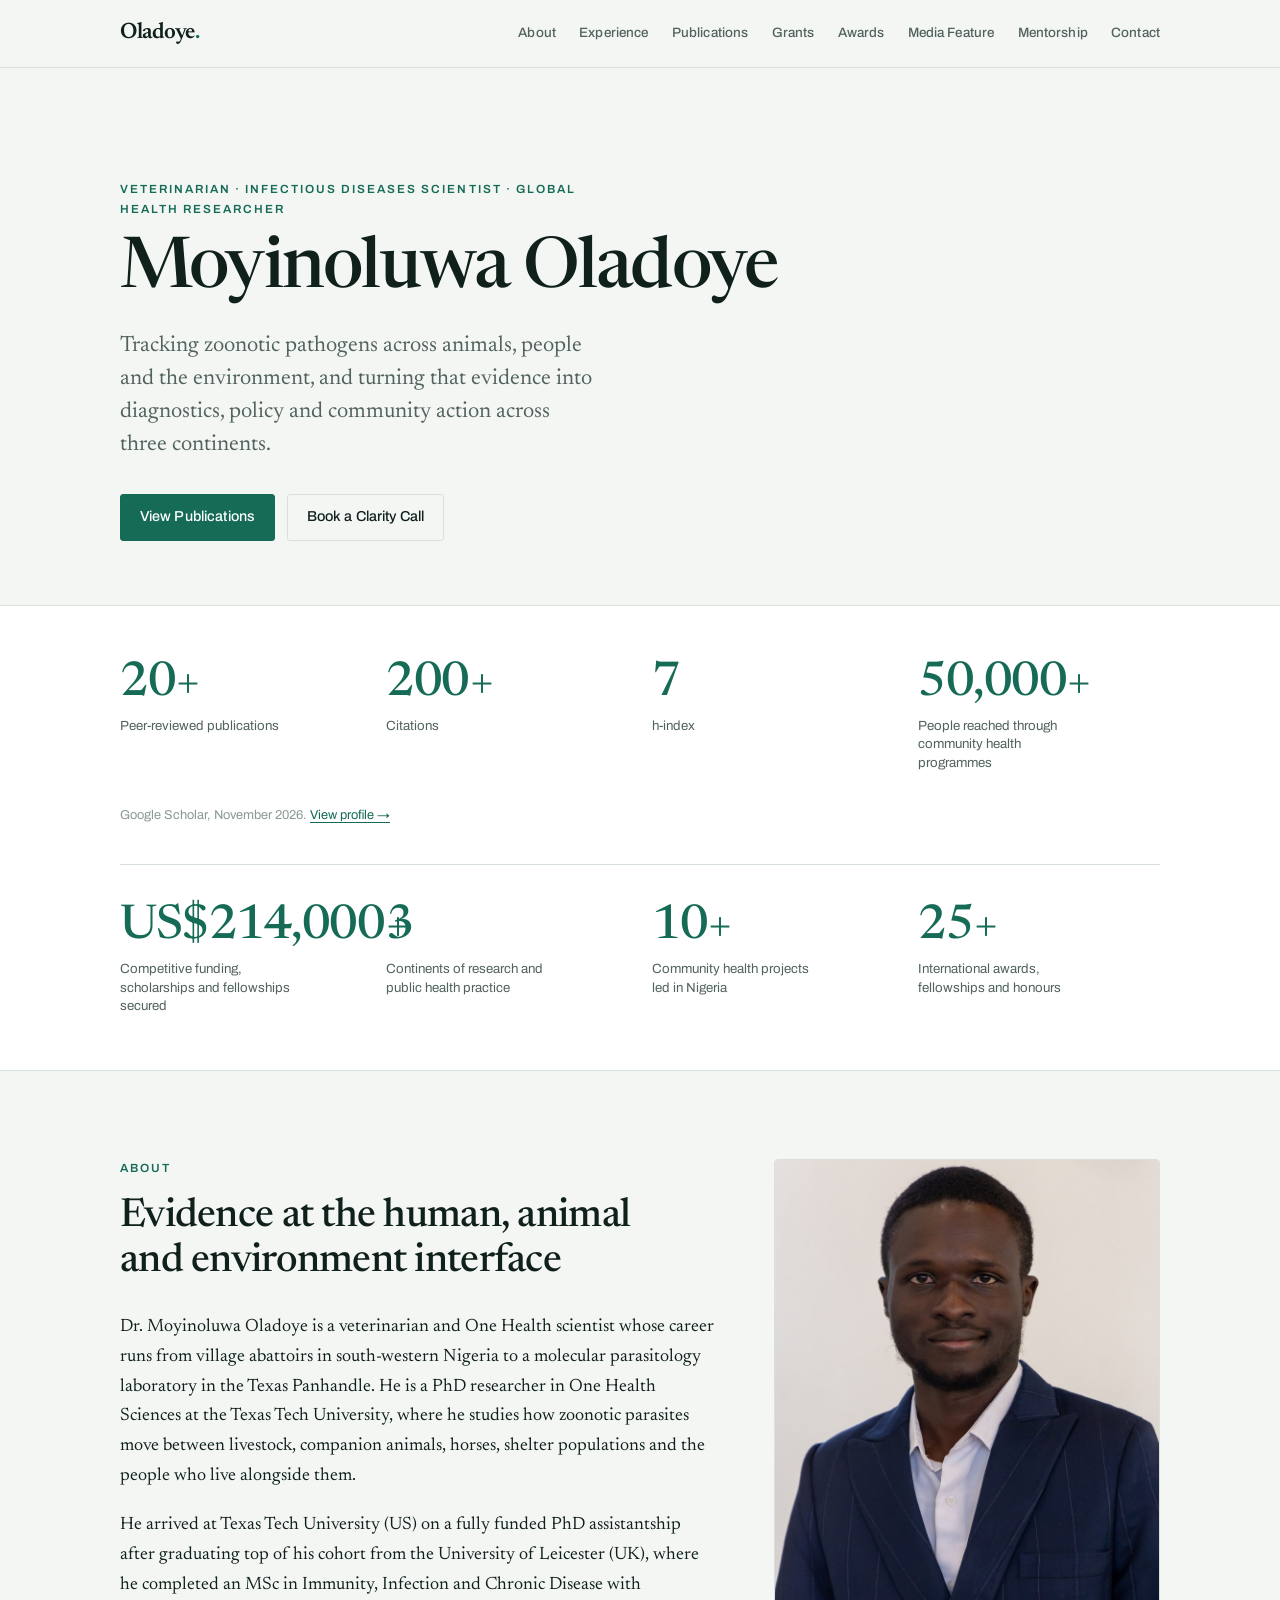
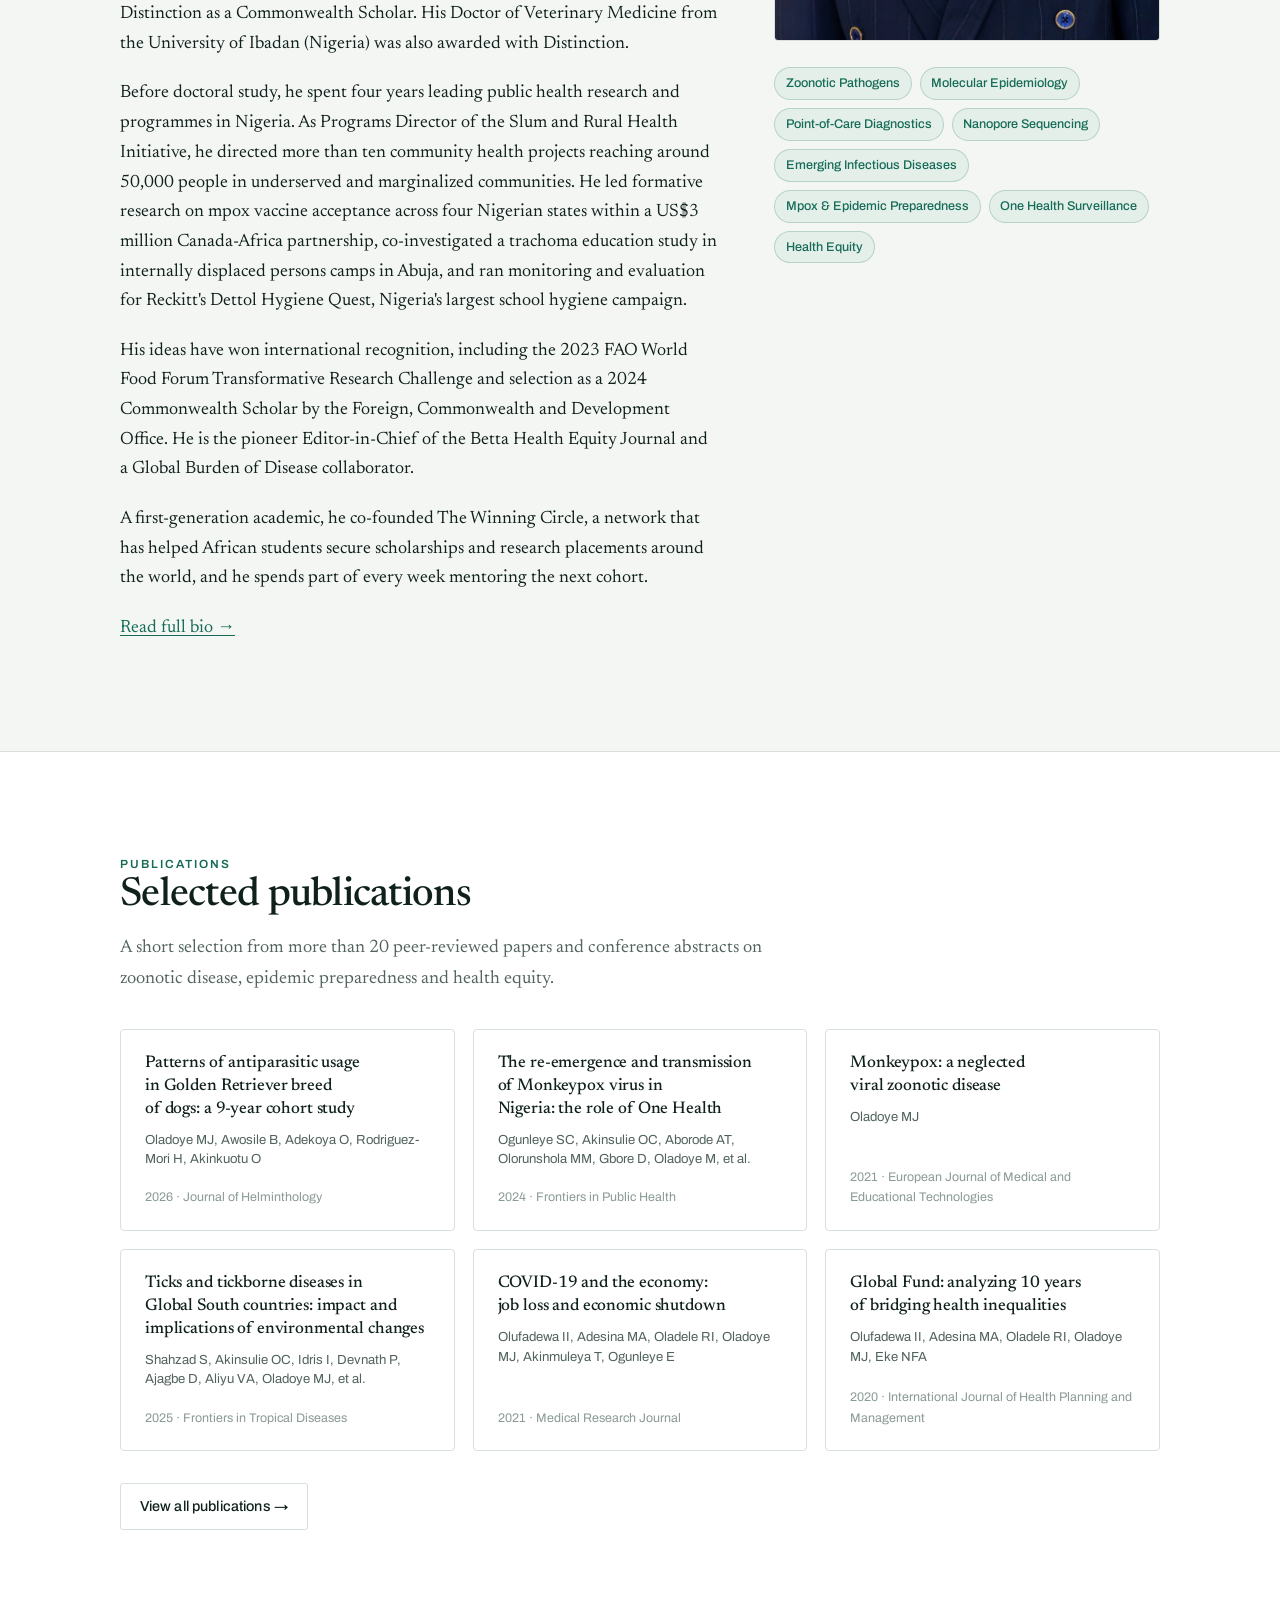
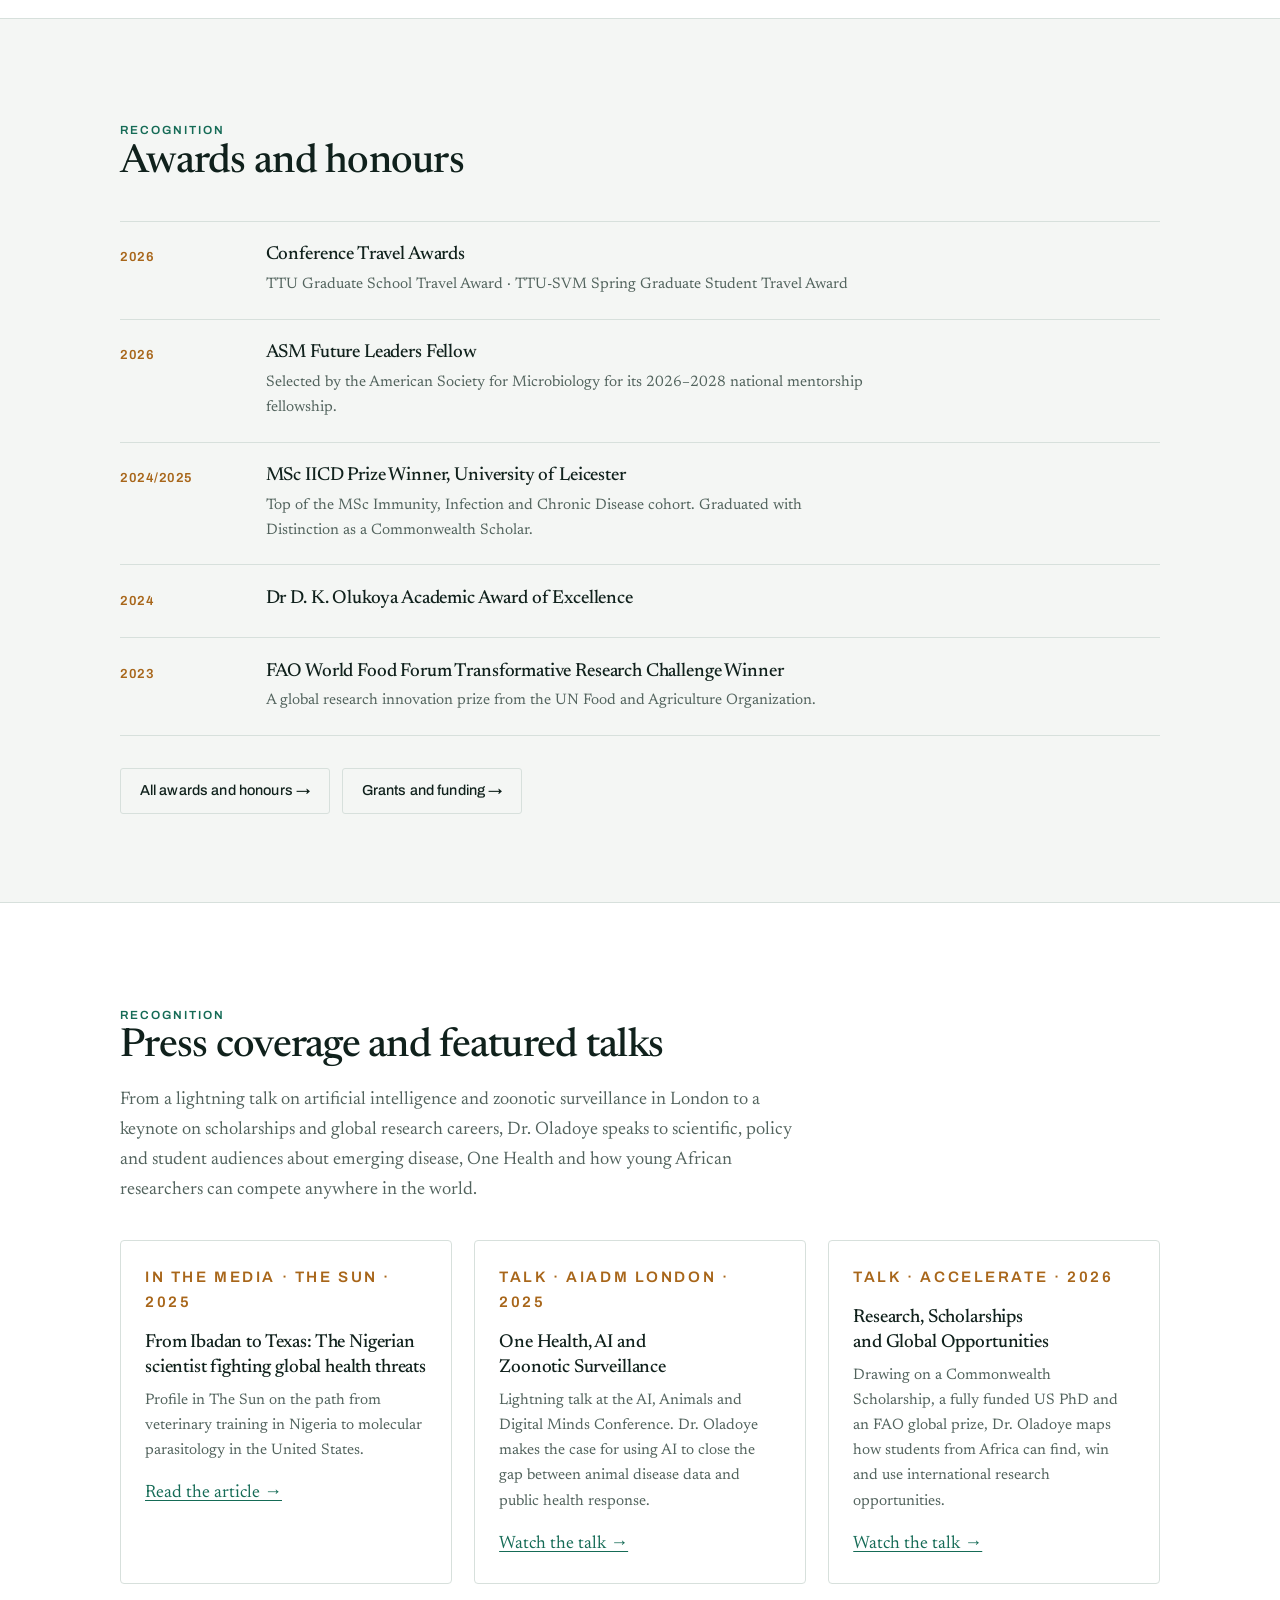
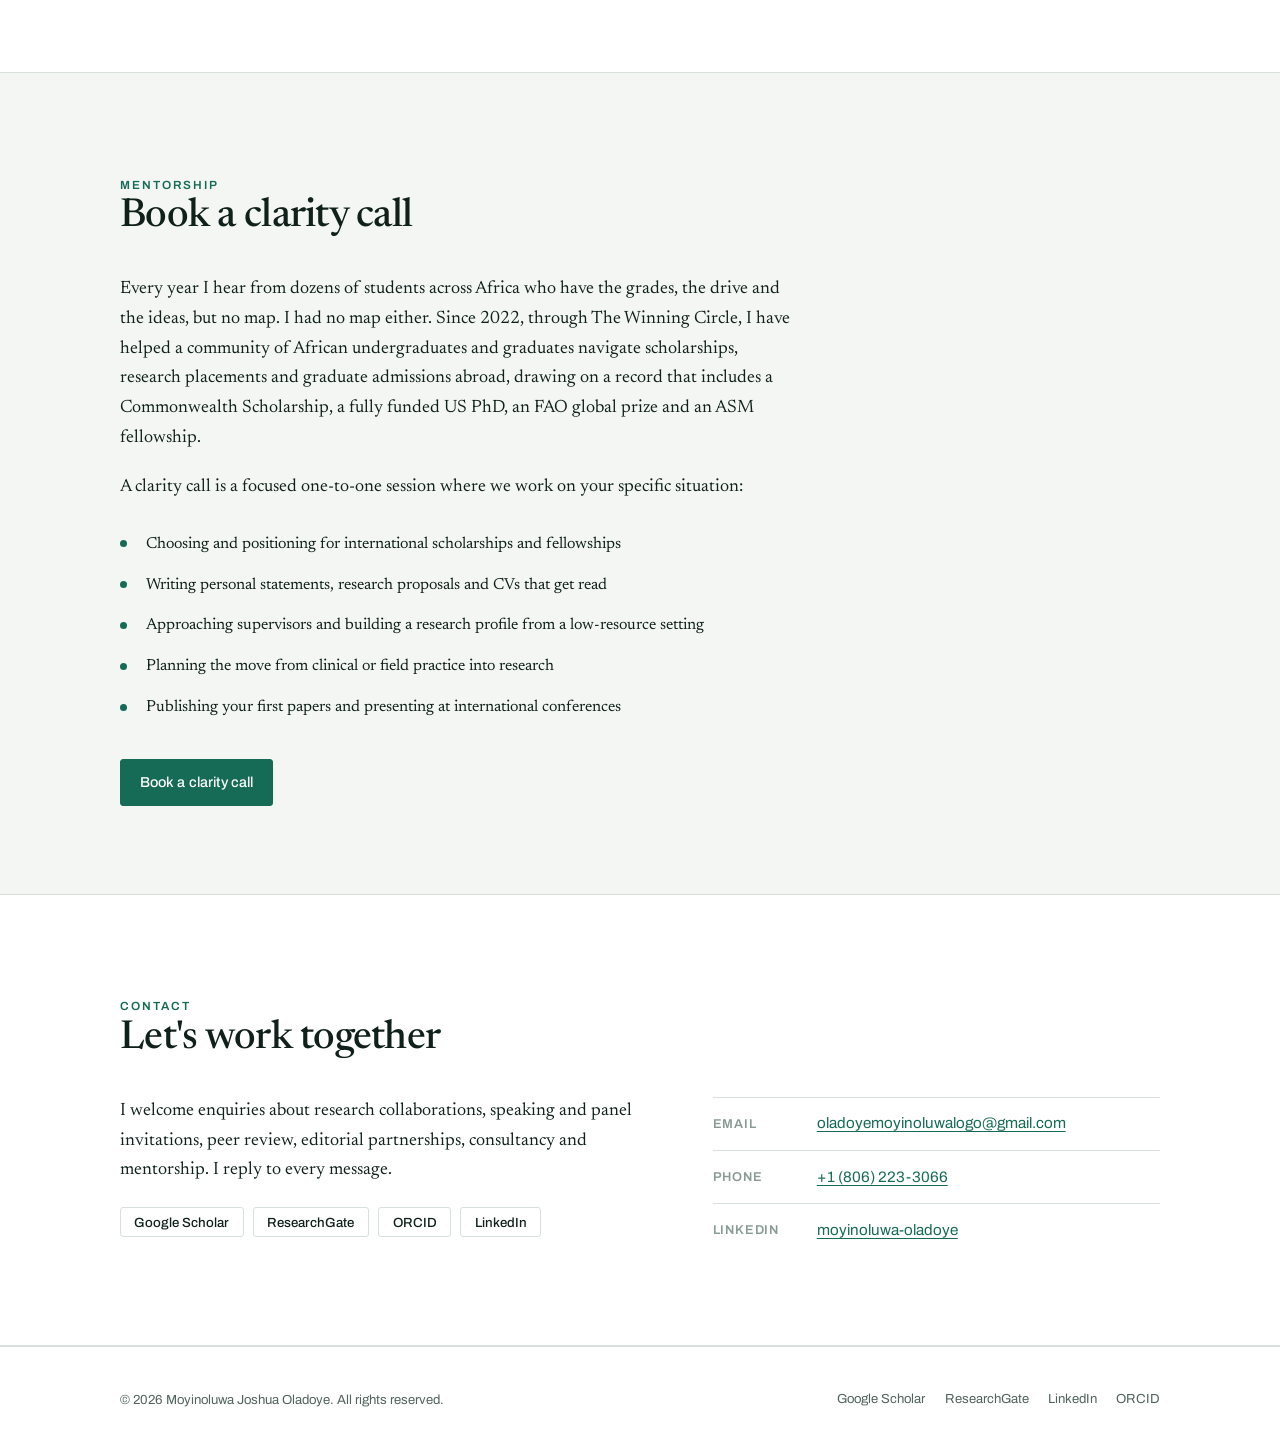
<file: public/index.html>
<!doctype html>
<html lang="en">
<head>
<meta charset="utf-8">
<meta name="viewport" content="width=device-width, initial-scale=1, viewport-fit=cover">
<title>Moyinoluwa Oladoye | Veterinarian · Infectious Diseases Scientist · Global Health Researcher</title>
<meta name="description" content="Moyinoluwa Oladoye is a veterinarian, Global Health scientist and FAO Transformative Research Challenge winner researching zoonotic parasites at Texas Tech University. Editor-in-Chief, Betta Health Equity Journal. 20+ publications.">
<link rel="preconnect" href="https://fonts.googleapis.com">
<link rel="preconnect" href="https://fonts.gstatic.com" crossorigin>
<link rel="stylesheet" href="https://fonts.googleapis.com/css2?family=Archivo:wght@400;500;600&family=Newsreader:ital,opsz,wght@0,6..72,400;0,6..72,500;0,6..72,600;1,6..72,400&display=swap">
<link rel="stylesheet" href="style.css">
</head>
<body>

<header class="site-header">
  <div class="wrap nav">
    <a class="wordmark" href="index.html">Oladoye<span>.</span></a>
    <button class="nav-toggle" id="navToggle" aria-expanded="false" aria-controls="navLinks">Menu</button>
    <ul class="nav-links" id="navLinks">
      <li><a href="#about">About</a></li>
      <li><a href="experience.html">Experience</a></li>
      <li><a href="publications.html">Publications</a></li>
      <li><a href="grants.html">Grants</a></li>
      <li><a href="awards.html">Awards</a></li>
      <li><a href="media.html">Media Feature</a></li>
      <li><a href="#mentorship">Mentorship</a></li>
      <li><a href="#contact">Contact</a></li>
    </ul>
  </div>
</header>

<main>

  <!-- ============ HERO ============ -->
  <section class="hero">
    <div class="wrap">
      <p class="eyebrow">Veterinarian · Infectious Diseases Scientist · Global Health Researcher</p>
      <h1>Moyinoluwa Oladoye</h1>
      <p class="tagline">Tracking zoonotic pathogens across animals, people and the environment, and turning that evidence into diagnostics, policy and community action across three continents.</p>
      <div class="btn-row">
        <a class="btn" href="publications.html">View Publications</a>
        <a class="btn ghost" href="#mentorship">Book a Clarity Call</a>
      </div>
    </div>
  </section>

  <!-- ============ IMPACT NUMBERS ============ -->
  <section class="band tight">
    <div class="wrap">
      <div class="stats">
        <div class="stat"><div class="n">20+</div><div class="l">Peer-reviewed publications</div></div>
        <div class="stat"><div class="n">200+</div><div class="l">Citations</div></div>
        <div class="stat"><div class="n">7</div><div class="l">h-index</div></div>
        <div class="stat"><div class="n">50,000+</div><div class="l">People reached through community health programmes</div></div>
      </div>
      <p class="source">Google Scholar, November 2026. <a href="https://scholar.google.com/citations?user=c_55og8AAAAJ" target="_blank" rel="noopener">View profile&nbsp;→</a></p>
      <hr class="rule" style="margin:2.4rem 0">
      <div class="stats">
        <div class="stat"><div class="n">US$214,000+</div><div class="l">Competitive funding, scholarships and fellowships secured</div></div>
        <div class="stat"><div class="n">3</div><div class="l">Continents of research and public health practice</div></div>
        <div class="stat"><div class="n">10+</div><div class="l">Community health projects led in Nigeria</div></div>
        <div class="stat"><div class="n">25+</div><div class="l">International awards, fellowships and honours</div></div>
      </div>
    </div>
  </section>

  <!-- ============ ABOUT ============ -->
  <section id="about">
    <div class="wrap">
      <div class="about-grid">
        <div>
          <p class="eyebrow">About</p>
          <h2>Evidence at the human, animal and environment interface</h2>
          <div style="margin-top:1.8rem">
            <p>Dr. Moyinoluwa Oladoye is a veterinarian and One Health scientist whose career runs from village abattoirs in south-western Nigeria to a molecular parasitology laboratory in the Texas Panhandle. He is a PhD researcher in One Health Sciences at the Texas Tech University, where he studies how zoonotic parasites move between livestock, companion animals, horses, shelter populations and the people who live alongside them.</p>
            <p>He arrived at Texas Tech University (US) on a fully funded PhD assistantship after graduating top of his cohort from the University of Leicester (UK), where he completed an MSc in Immunity, Infection and Chronic Disease with Distinction as a Commonwealth Scholar. His Doctor of Veterinary Medicine from the University of Ibadan (Nigeria) was also awarded with Distinction.</p>
            <p>Before doctoral study, he spent four years leading public health research and programmes in Nigeria. As Programs Director of the Slum and Rural Health Initiative, he directed more than ten community health projects reaching around 50,000 people in underserved and marginalized communities. He led formative research on mpox vaccine acceptance across four Nigerian states within a US$3 million Canada-Africa partnership, co-investigated a trachoma education study in internally displaced persons camps in Abuja, and ran monitoring and evaluation for Reckitt's Dettol Hygiene Quest, Nigeria's largest school hygiene campaign.</p>
            <p>His ideas have won international recognition, including the 2023 FAO World Food Forum Transformative Research Challenge and selection as a 2024 Commonwealth Scholar by the Foreign, Commonwealth and Development Office. He is the pioneer Editor-in-Chief of the Betta Health Equity Journal and a Global Burden of Disease collaborator.</p>
            <p>A first-generation academic, he co-founded The Winning Circle, a network that has helped African students secure scholarships and research placements around the world, and he spends part of every week mentoring the next cohort.</p>
            <p><a href="experience.html#bio">Read full bio&nbsp;→</a></p>
          </div>
        </div>
        <div>
          <div class="portrait">
            <img src="img/headshot.jpg" alt="Portrait of Dr. Moyinoluwa Oladoye" width="800" height="1000">
          </div>
          <ul class="chips">
            <li>Zoonotic Pathogens</li>
            <li>Molecular Epidemiology</li>
            <li>Point-of-Care Diagnostics</li>
            <li>Nanopore Sequencing</li>
            <li>Emerging Infectious Diseases</li>
            <li>Mpox &amp; Epidemic Preparedness</li>
            <li>One Health Surveillance</li>
            <li>Health Equity</li>
          </ul>
        </div>
      </div>
    </div>
  </section>

  <!-- ============ PUBLICATIONS ============ -->
  <section class="band" id="publications">
    <div class="wrap">
      <div class="section-head">
        <p class="eyebrow">Publications</p>
        <h2>Selected publications</h2>
        <p class="lead">A short selection from more than 20 peer-reviewed papers and conference abstracts on zoonotic disease, epidemic preparedness and health equity.</p>
      </div>

      <div class="cards">
        <article class="card">
          <h3><a href="https://doi.org/10.1017/S0022149X26101710" target="_blank" rel="noopener">Patterns of antiparasitic usage in Golden Retriever breed of dogs: a 9-year cohort study</a></h3>
          <p class="authors">Oladoye MJ, Awosile B, Adekoya O, Rodriguez-Mori H, Akinkuotu O</p>
          <p class="meta">2026 · Journal of Helminthology</p>
        </article>
        <article class="card">
          <h3><a href="https://doi.org/10.3389/fpubh.2023.1334238" target="_blank" rel="noopener">The re-emergence and transmission of Monkeypox virus in Nigeria: the role of One Health</a></h3>
          <p class="authors">Ogunleye SC, Akinsulie OC, Aborode AT, Olorunshola MM, Gbore D, Oladoye M, et al.</p>
          <p class="meta">2024 · Frontiers in Public Health</p>
        </article>
        <article class="card">
          <h3><a href="https://doi.org/10.30935/ejmets/10911" target="_blank" rel="noopener">Monkeypox: a neglected viral zoonotic disease</a></h3>
          <p class="authors">Oladoye MJ</p>
          <p class="meta">2021 · European Journal of Medical and Educational Technologies</p>
        </article>
        <article class="card">
          <h3><a href="https://doi.org/10.3389/fitd.2025.1597236" target="_blank" rel="noopener">Ticks and tickborne diseases in Global South countries: impact and implications of environmental changes</a></h3>
          <p class="authors">Shahzad S, Akinsulie OC, Idris I, Devnath P, Ajagbe D, Aliyu VA, Oladoye MJ, et al.</p>
          <p class="meta">2025 · Frontiers in Tropical Diseases</p>
        </article>
        <article class="card">
          <h3><a href="https://doi.org/10.5603/MRJ.a2021.0019" target="_blank" rel="noopener">COVID-19 and the economy: job loss and economic shutdown</a></h3>
          <p class="authors">Olufadewa II, Adesina MA, Oladele RI, Oladoye MJ, Akinmuleya T, Ogunleye E</p>
          <p class="meta">2021 · Medical Research Journal</p>
        </article>
        <article class="card">
          <h3><a href="https://doi.org/10.1002/hpm.3096" target="_blank" rel="noopener">Global Fund: analyzing 10 years of bridging health inequalities</a></h3>
          <p class="authors">Olufadewa II, Adesina MA, Oladele RI, Oladoye MJ, Eke NFA</p>
          <p class="meta">2020 · International Journal of Health Planning and Management</p>
        </article>
      </div>

      <div class="btn-row">
        <a class="btn ghost" href="publications.html">View all publications&nbsp;→</a>
      </div>
    </div>
  </section>

  <!-- ============ AWARDS ============ -->
  <section id="awards">
    <div class="wrap">
      <div class="section-head">
        <p class="eyebrow">Recognition</p>
        <h2>Awards and honours</h2>
      </div>
      <ul class="rows">
        <li>
          <span class="yr">2026</span>
          <div>
            <h3>Conference Travel Awards</h3>
            <p>TTU Graduate School Travel Award · TTU-SVM Spring Graduate Student Travel Award</p>
          </div>
        </li>
        <li>
          <span class="yr">2026</span>
          <div>
            <h3>ASM Future Leaders Fellow</h3>
            <p>Selected by the American Society for Microbiology for its 2026–2028 national mentorship fellowship.</p>
          </div>
        </li>
        <li>
          <span class="yr">2024/2025</span>
          <div>
            <h3>MSc IICD Prize Winner, University of Leicester</h3>
            <p>Top of the MSc Immunity, Infection and Chronic Disease cohort. Graduated with Distinction as a Commonwealth Scholar.</p>
          </div>
        </li>
        <li>
          <span class="yr">2024</span>
          <div>
            <h3>Dr D. K. Olukoya Academic Award of Excellence</h3>
          </div>
        </li>
        <li>
          <span class="yr">2023</span>
          <div>
            <h3>FAO World Food Forum Transformative Research Challenge Winner</h3>
            <p>A global research innovation prize from the UN Food and Agriculture Organization.</p>
          </div>
        </li>
      </ul>
      <div class="btn-row">
        <a class="btn ghost" href="awards.html">All awards and honours&nbsp;→</a>
        <a class="btn ghost" href="grants.html">Grants and funding&nbsp;→</a>
      </div>
    </div>
  </section>

  <!-- ============ MEDIA ============ -->
  <section class="band" id="media">
    <div class="wrap">
      <div class="section-head">
        <p class="eyebrow">Recognition</p>
        <h2>Press coverage and featured talks</h2>
        <p class="lead">From a lightning talk on artificial intelligence and zoonotic surveillance in London to a keynote on scholarships and global research careers, Dr. Oladoye speaks to scientific, policy and student audiences about emerging disease, One Health and how young African researchers can compete anywhere in the world.</p>
      </div>

      <div class="media-grid">
        <article class="media-item">
          <p class="eyebrow" style="color:var(--warm)">In the media · The Sun · 2025</p>
          <h3>From Ibadan to Texas: The Nigerian scientist fighting global health threats</h3>
          <p>Profile in The Sun on the path from veterinary training in Nigeria to molecular parasitology in the United States.</p>
          <a href="https://thesun.ng/from-ibadan-to-texas-the-nigerian-scientist-fighting-global-health-threats/" target="_blank" rel="noopener">Read the article&nbsp;→</a>
        </article>
        <article class="media-item">
          <p class="eyebrow" style="color:var(--warm)">Talk · AIADM London · 2025</p>
          <h3>One Health, AI and Zoonotic Surveillance</h3>
          <p>Lightning talk at the AI, Animals and Digital Minds Conference. Dr. Oladoye makes the case for using AI to close the gap between animal disease data and public health response.</p>
          <a href="https://www.youtube.com/watch?v=-eiDYQkjx_w" target="_blank" rel="noopener">Watch the talk&nbsp;→</a>
        </article>
        <article class="media-item">
          <p class="eyebrow" style="color:var(--warm)">Talk · ACCELERATE · 2026</p>
          <h3>Research, Scholarships and Global Opportunities</h3>
          <p>Drawing on a Commonwealth Scholarship, a fully funded US PhD and an FAO global prize, Dr. Oladoye maps how students from Africa can find, win and use international research opportunities.</p>
          <a href="https://www.youtube.com/watch?v=7MUE2zmlpLI" target="_blank" rel="noopener">Watch the talk&nbsp;→</a>
        </article>
      </div>
    </div>
  </section>

  <!-- ============ MENTORSHIP ============ -->
  <section id="mentorship">
    <div class="wrap">
      <div class="section-head">
        <p class="eyebrow">Mentorship</p>
        <h2>Book a clarity call</h2>
      </div>
      <p>Every year I hear from dozens of students across Africa who have the grades, the drive and the ideas, but no map. I had no map either. Since 2022, through The Winning Circle, I have helped a community of African undergraduates and graduates navigate scholarships, research placements and graduate admissions abroad, drawing on a record that includes a Commonwealth Scholarship, a fully funded US PhD, an FAO global prize and an ASM fellowship.</p>
      <p>A clarity call is a focused one-to-one session where we work on your specific situation:</p>
      <ul class="ticks">
        <li>Choosing and positioning for international scholarships and fellowships</li>
        <li>Writing personal statements, research proposals and CVs that get read</li>
        <li>Approaching supervisors and building a research profile from a low-resource setting</li>
        <li>Planning the move from clinical or field practice into research</li>
        <li>Publishing your first papers and presenting at international conferences</li>
      </ul>
      <div class="btn-row">
        <a class="btn" href="https://calendly.com/oladoyemoyinoluwalogo/clarity-call" target="_blank" rel="noopener">Book a clarity call</a>
      </div>

      <!-- To embed the booking calendar directly in the page instead of linking out,
           delete the button above and uncomment the two lines below.
      <div class="calendly-inline-widget" data-url="https://calendly.com/oladoyemoyinoluwalogo/clarity-call" style="min-width:320px;height:700px;margin-top:2rem"></div>
      <script type="text/javascript" src="https://assets.calendly.com/assets/external/widget.js" async></script>
      -->
    </div>
  </section>

  <!-- ============ CONTACT ============ -->
  <section class="band" id="contact">
    <div class="wrap">
      <div class="section-head">
        <p class="eyebrow">Contact</p>
        <h2>Let's work together</h2>
      </div>
      <div class="contact-grid">
        <div>
          <p>I welcome enquiries about research collaborations, speaking and panel invitations, peer review, editorial partnerships, consultancy and mentorship. I reply to every message.</p>
          <ul class="profile-links">
            <li><a href="https://scholar.google.com/citations?user=c_55og8AAAAJ&hl=en" target="_blank" rel="noopener">Google Scholar</a></li>
            <li><a href="https://www.researchgate.net/profile/Moyinoluwa-Oladoye?ev=prf_overview" target="_blank" rel="noopener">ResearchGate</a></li>
            <li><a href="https://orcid.org/0000-0003-0300-1474" target="_blank" rel="noopener">ORCID</a></li>
            <li><a href="https://www.linkedin.com/in/moyinoluwa-oladoye/" target="_blank" rel="noopener">LinkedIn</a></li>
          </ul>
        </div>
        <dl class="dl">
          <div><dt>Email</dt><dd><a href="mailto:oladoyemoyinoluwalogo@gmail.com">oladoyemoyinoluwalogo@gmail.com</a></dd></div>
          <div><dt>Phone</dt><dd><a href="tel:+18062233066">+1 (806) 223-3066</a></dd></div>
          <div><dt>LinkedIn</dt><dd><a href="https://www.linkedin.com/in/moyinoluwa-oladoye/" target="_blank" rel="noopener">moyinoluwa-oladoye</a></dd></div>
        </dl>
      </div>
    </div>
  </section>

</main>

<footer class="site-footer">
  <div class="wrap">
    <p>© 2026 Moyinoluwa Joshua Oladoye. All rights reserved.</p>
    <ul>
      <li><a href="https://scholar.google.com/citations?user=c_55og8AAAAJ&hl=en" target="_blank" rel="noopener">Google Scholar</a></li>
      <li><a href="https://www.researchgate.net/profile/Moyinoluwa-Oladoye?ev=prf_overview" target="_blank" rel="noopener">ResearchGate</a></li>
      <li><a href="https://www.linkedin.com/in/moyinoluwa-oladoye/" target="_blank" rel="noopener">LinkedIn</a></li>
      <li><a href="https://orcid.org/0000-0003-0300-1474" target="_blank" rel="noopener">ORCID</a></li>
    </ul>
  </div>
</footer>

<script>
(function(){
  var t=document.getElementById('navToggle'), l=document.getElementById('navLinks');
  if(!t||!l) return;
  t.addEventListener('click',function(){
    var open=l.classList.toggle('open');
    t.setAttribute('aria-expanded',String(open));
    t.textContent=open?'Close':'Menu';
  });
  l.addEventListener('click',function(e){
    if(e.target.tagName==='A'){l.classList.remove('open');t.setAttribute('aria-expanded','false');t.textContent='Menu';}
  });
})();
</script>

</body>
</html>
</file>
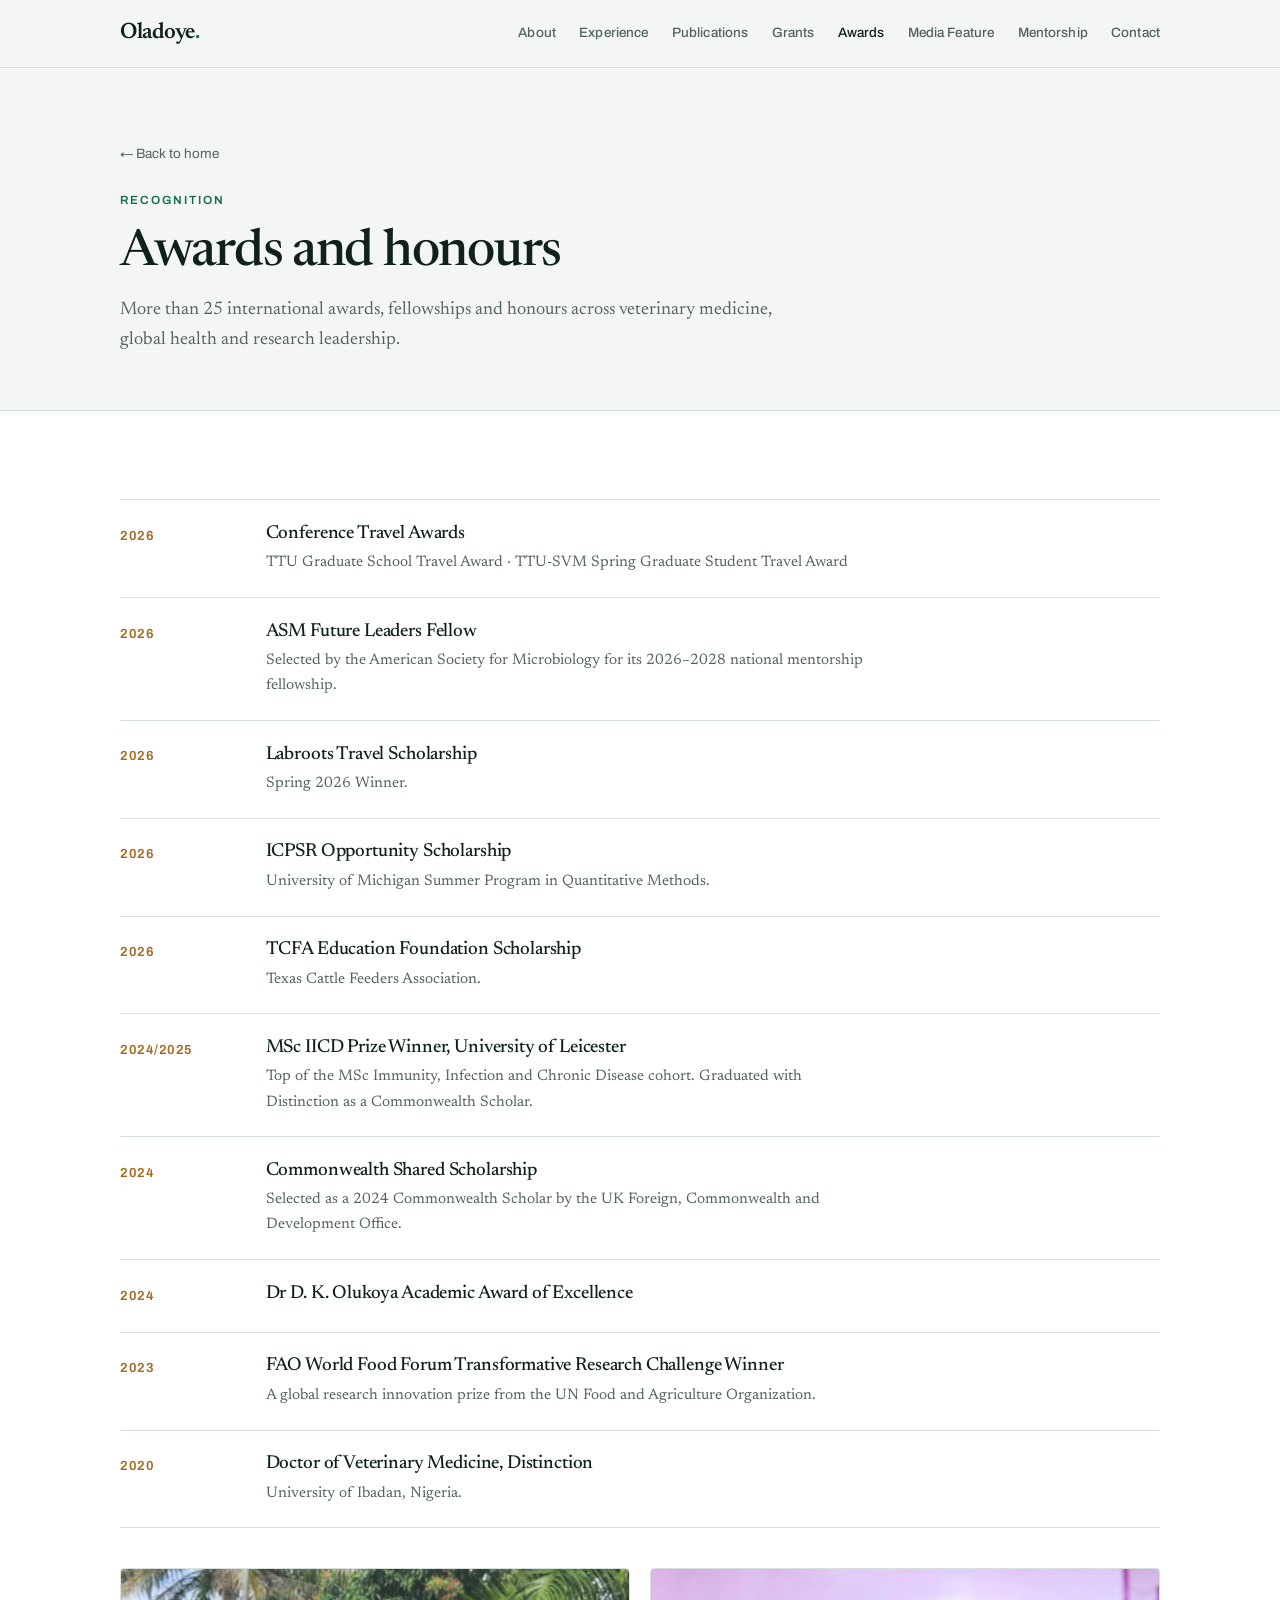
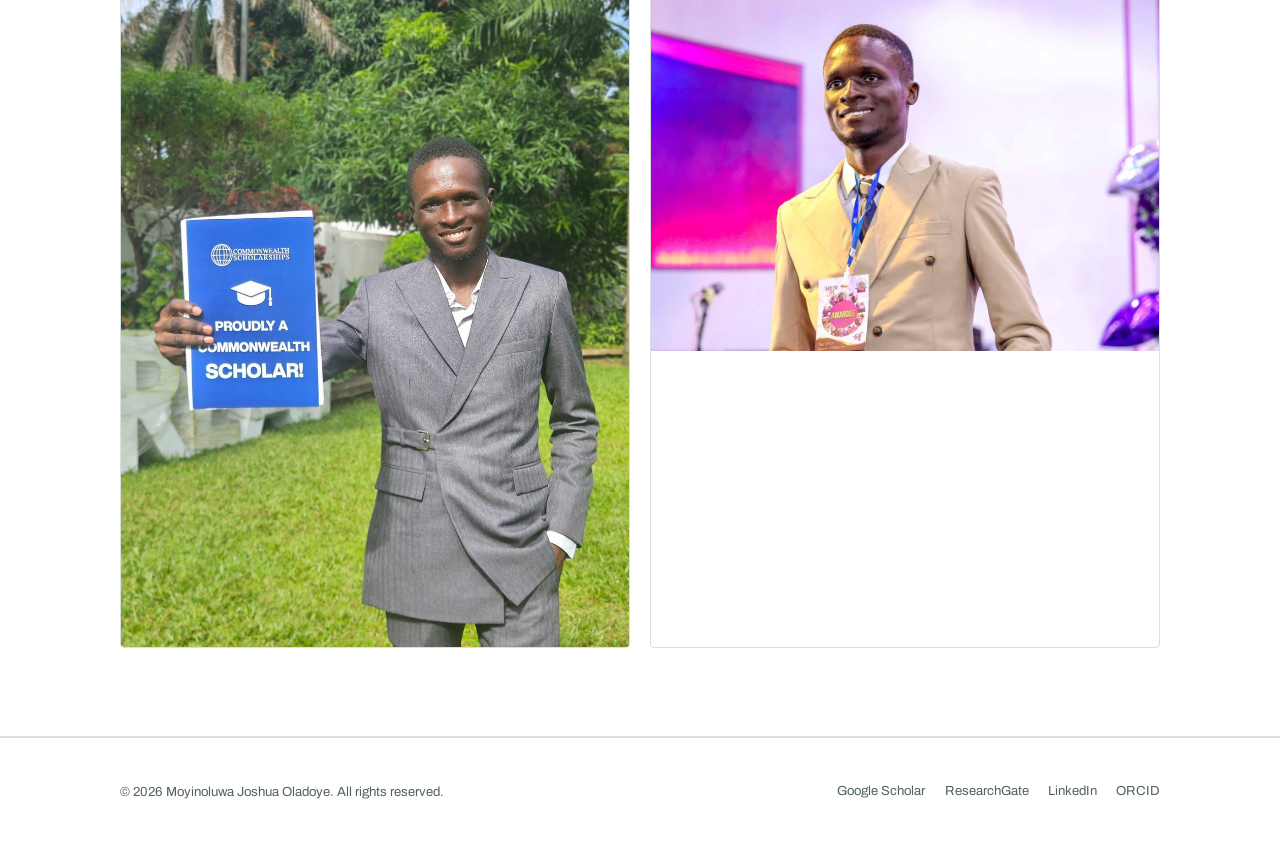
<file: public/awards.html>
<!doctype html>
<html lang="en">
<head>
<meta charset="utf-8">
<meta name="viewport" content="width=device-width, initial-scale=1, viewport-fit=cover">
<title>Awards and honours | Moyinoluwa Oladoye</title>
<meta name="description" content="International awards, fellowships and honours held by Dr. Moyinoluwa Oladoye, including the FAO World Food Forum Transformative Research Challenge.">
<link rel="preconnect" href="https://fonts.googleapis.com">
<link rel="preconnect" href="https://fonts.gstatic.com" crossorigin>
<link rel="stylesheet" href="https://fonts.googleapis.com/css2?family=Archivo:wght@400;500;600&family=Newsreader:ital,opsz,wght@0,6..72,400;0,6..72,500;0,6..72,600;1,6..72,400&display=swap">
<link rel="stylesheet" href="style.css">
</head>
<body>

<header class="site-header">
  <div class="wrap nav">
    <a class="wordmark" href="index.html">Oladoye<span>.</span></a>
    <button class="nav-toggle" id="navToggle" aria-expanded="false" aria-controls="navLinks">Menu</button>
    <ul class="nav-links" id="navLinks">
      <li><a href="index.html#about">About</a></li>
      <li><a href="experience.html">Experience</a></li>
      <li><a href="publications.html">Publications</a></li>
      <li><a href="grants.html">Grants</a></li>
      <li><a href="awards.html" aria-current="page">Awards</a></li>
      <li><a href="media.html">Media Feature</a></li>
      <li><a href="index.html#mentorship">Mentorship</a></li>
      <li><a href="index.html#contact">Contact</a></li>
    </ul>
  </div>
</header>

<main>

  <section class="page-head">
    <div class="wrap">
      <a class="back" href="index.html">&larr; Back to home</a>
      <p class="eyebrow">Recognition</p>
      <h1>Awards and honours</h1>
      <p class="lead">More than 25 international awards, fellowships and honours across veterinary medicine, global health and research leadership.</p>
    </div>
  </section>

  <section class="band">
    <div class="wrap">
      <ul class="rows">
        <li>
          <span class="yr">2026</span>
          <div>
            <h3>Conference Travel Awards</h3>
            <p>TTU Graduate School Travel Award &middot; TTU-SVM Spring Graduate Student Travel Award</p>
          </div>
        </li>
        <li>
          <span class="yr">2026</span>
          <div>
            <h3>ASM Future Leaders Fellow</h3>
            <p>Selected by the American Society for Microbiology for its 2026&ndash;2028 national mentorship fellowship.</p>
          </div>
        </li>
        <li>
          <span class="yr">2026</span>
          <div>
            <h3>Labroots Travel Scholarship</h3>
            <p>Spring 2026 Winner.</p>
          </div>
        </li>
        <li>
          <span class="yr">2026</span>
          <div>
            <h3>ICPSR Opportunity Scholarship</h3>
            <p>University of Michigan Summer Program in Quantitative Methods.</p>
          </div>
        </li>
        <li>
          <span class="yr">2026</span>
          <div>
            <h3>TCFA Education Foundation Scholarship</h3>
            <p>Texas Cattle Feeders Association.</p>
          </div>
        </li>
        <li>
          <span class="yr">2024/2025</span>
          <div>
            <h3>MSc IICD Prize Winner, University of Leicester</h3>
            <p>Top of the MSc Immunity, Infection and Chronic Disease cohort. Graduated with Distinction as a Commonwealth Scholar.</p>
          </div>
        </li>
        <li>
          <span class="yr">2024</span>
          <div>
            <h3>Commonwealth Shared Scholarship</h3>
            <p>Selected as a 2024 Commonwealth Scholar by the UK Foreign, Commonwealth and Development Office.</p>
          </div>
        </li>
        <li>
          <span class="yr">2024</span>
          <div>
            <h3>Dr D. K. Olukoya Academic Award of Excellence</h3>
          </div>
        </li>
        <li>
          <span class="yr">2023</span>
          <div>
            <h3>FAO World Food Forum Transformative Research Challenge Winner</h3>
            <p>A global research innovation prize from the UN Food and Agriculture Organization.</p>
          </div>
        </li>
        <li>
          <span class="yr">2020</span>
          <div>
            <h3>Doctor of Veterinary Medicine, Distinction</h3>
            <p>University of Ibadan, Nigeria.</p>
          </div>
        </li>
      </ul>

      <div class="photo-pair">
        <figure class="figure tall"><img src="img/awards-1.jpg" alt="Dr. Oladoye receiving an award" width="1000" height="1333"></figure>
        <figure class="figure"><img src="img/awards-2.jpg" alt="Dr. Oladoye receiving an award" width="1200" height="900"></figure>
      </div>
    </div>
  </section>

</main>

<footer class="site-footer">
  <div class="wrap">
    <p>&copy; 2026 Moyinoluwa Joshua Oladoye. All rights reserved.</p>
    <ul>
      <li><a href="https://scholar.google.com/citations?user=c_55og8AAAAJ&amp;hl=en" target="_blank" rel="noopener">Google Scholar</a></li>
      <li><a href="https://www.researchgate.net/profile/Moyinoluwa-Oladoye?ev=prf_overview" target="_blank" rel="noopener">ResearchGate</a></li>
      <li><a href="https://www.linkedin.com/in/moyinoluwa-oladoye/" target="_blank" rel="noopener">LinkedIn</a></li>
      <li><a href="https://orcid.org/0000-0003-0300-1474" target="_blank" rel="noopener">ORCID</a></li>
    </ul>
  </div>
</footer>

<script>
(function(){
  var t=document.getElementById('navToggle'), l=document.getElementById('navLinks');
  if(!t||!l) return;
  t.addEventListener('click',function(){
    var open=l.classList.toggle('open');
    t.setAttribute('aria-expanded',String(open));
    t.textContent=open?'Close':'Menu';
  });
  l.addEventListener('click',function(e){
    if(e.target.tagName==='A'){l.classList.remove('open');t.setAttribute('aria-expanded','false');t.textContent='Menu';}
  });
})();
</script>

</body>
</html>
</file>
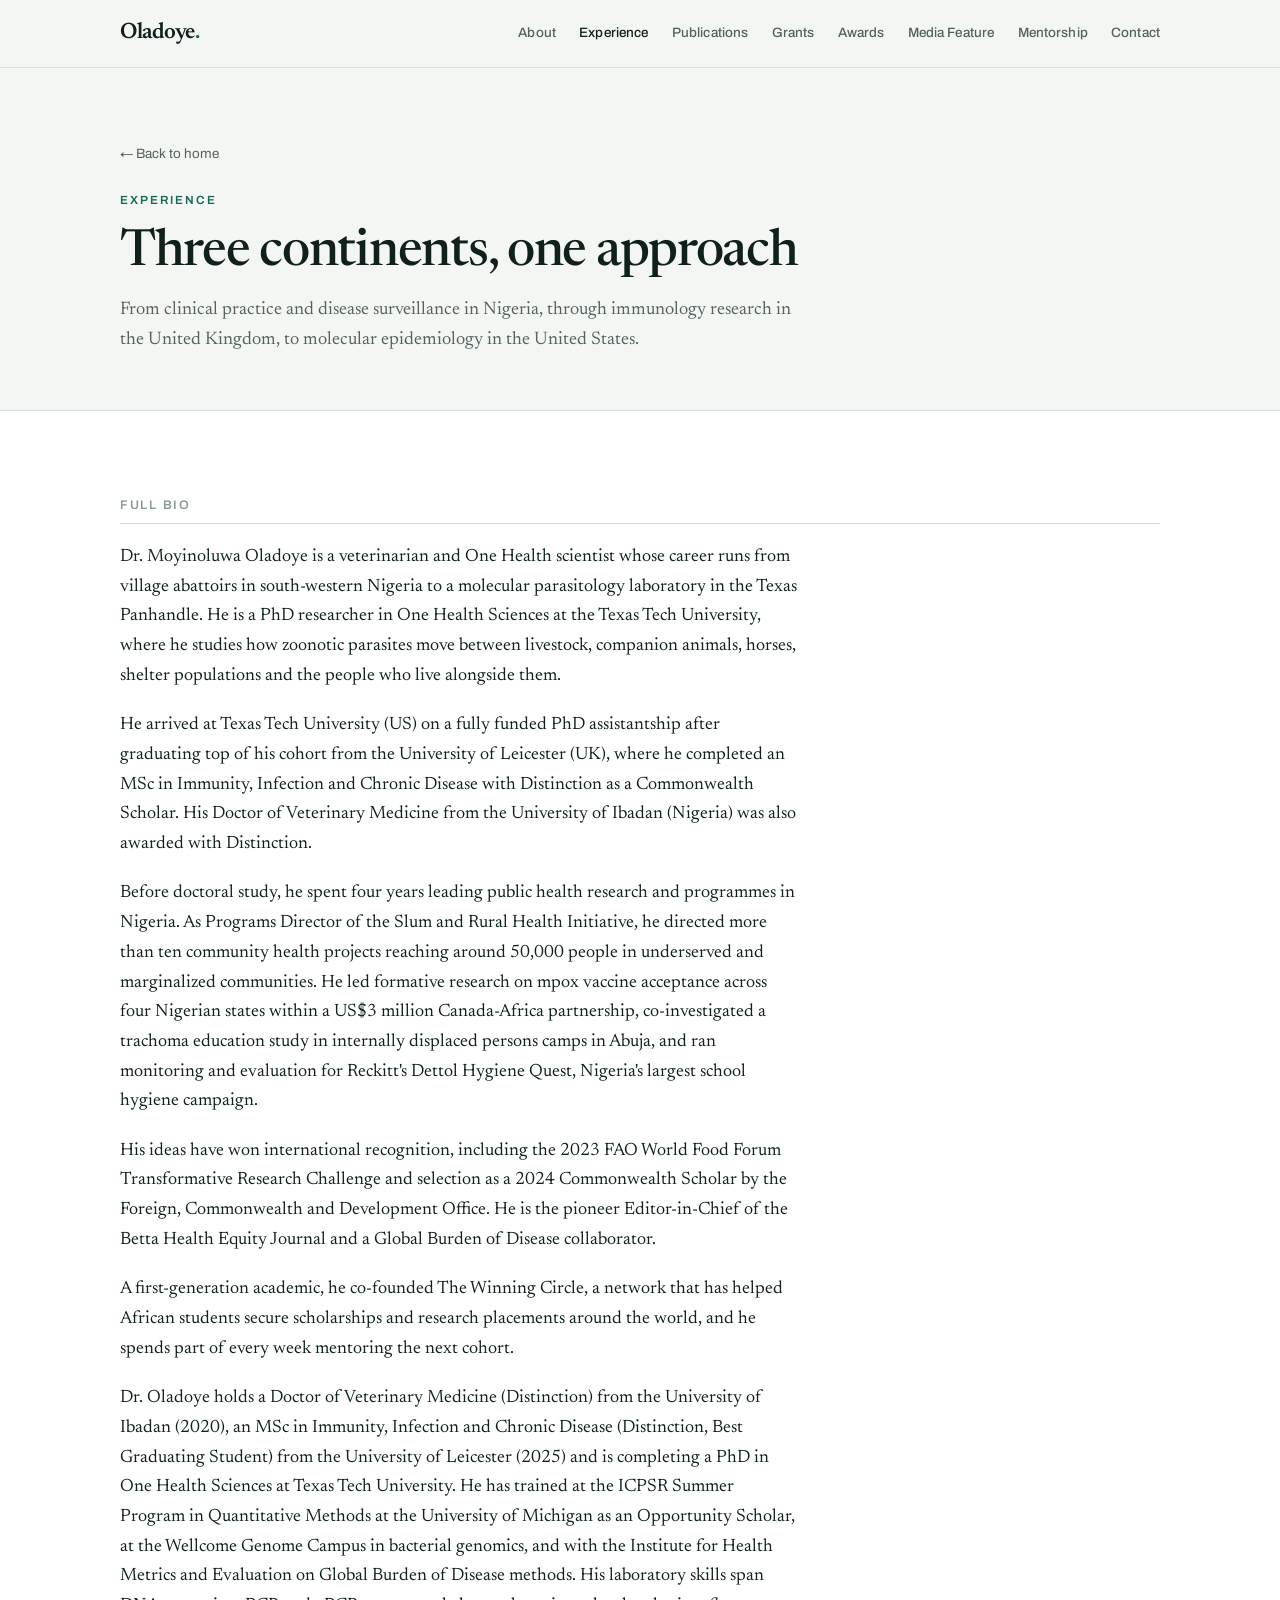
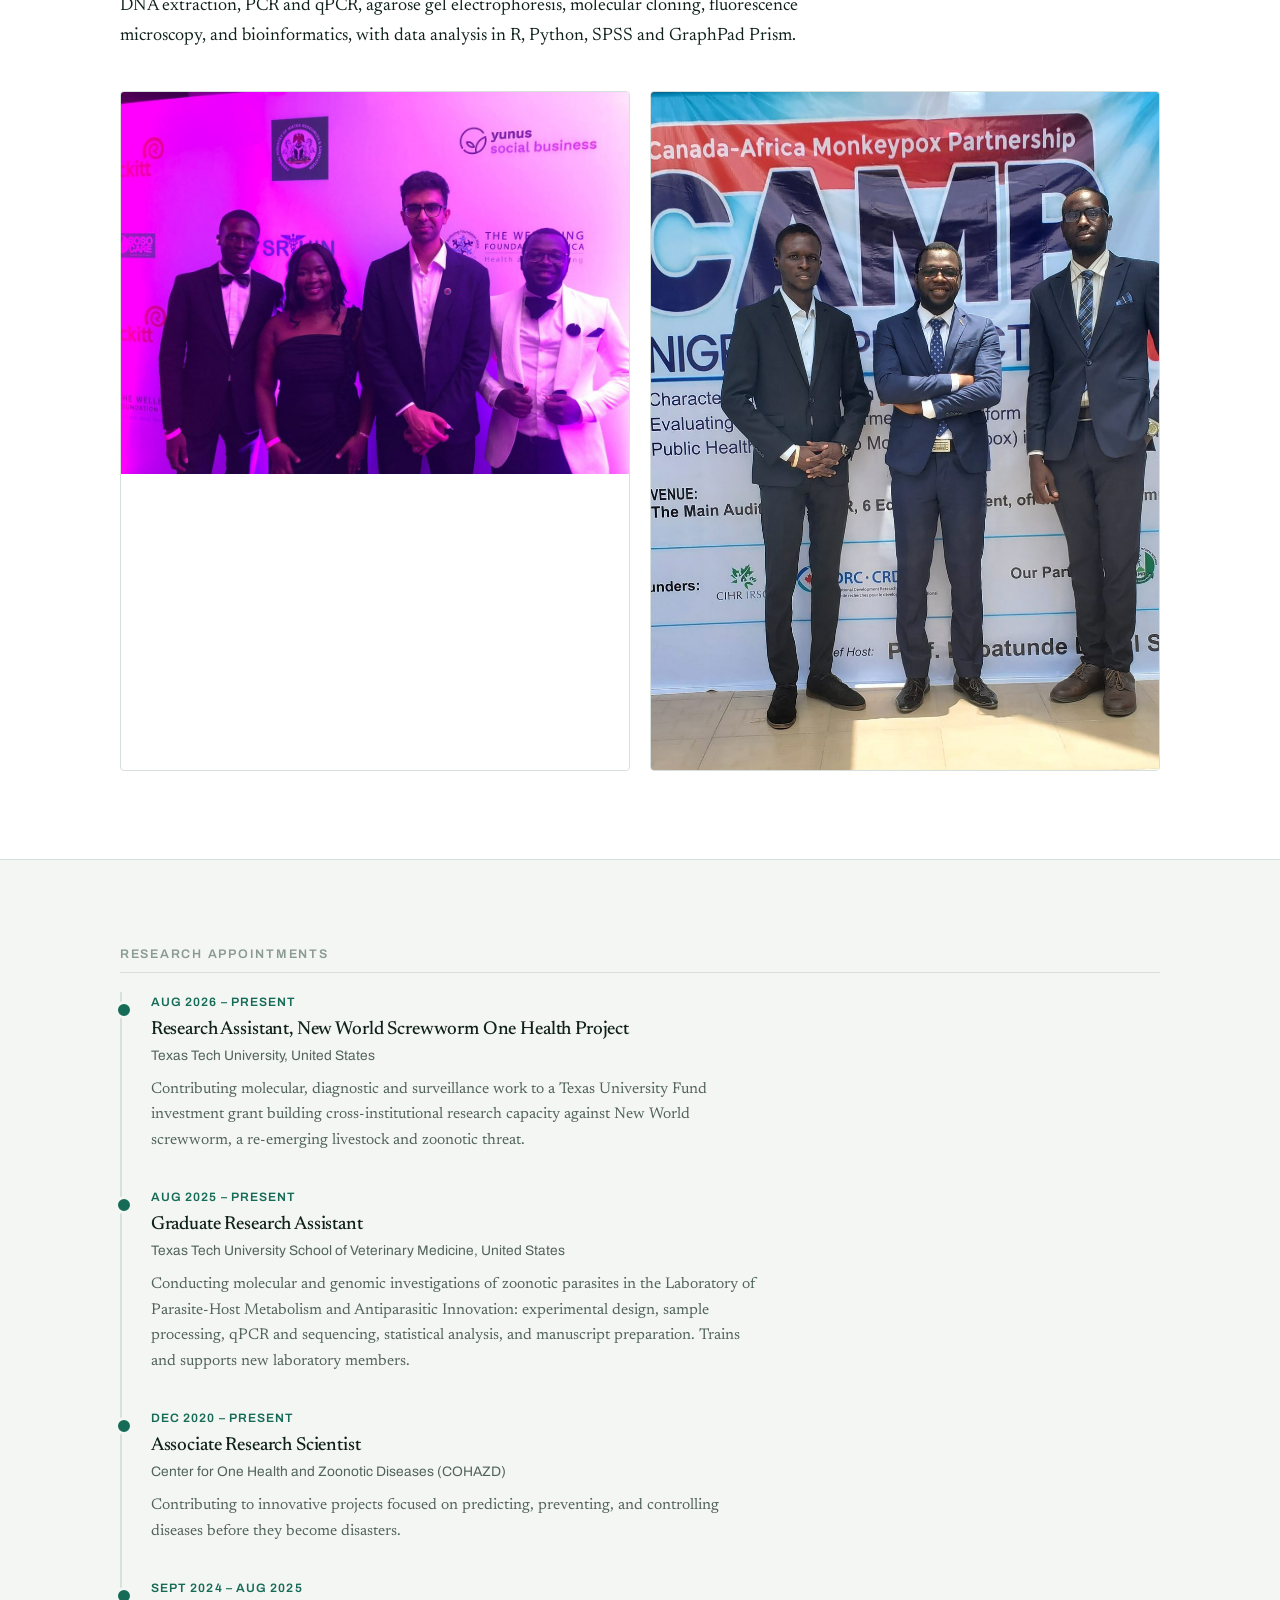
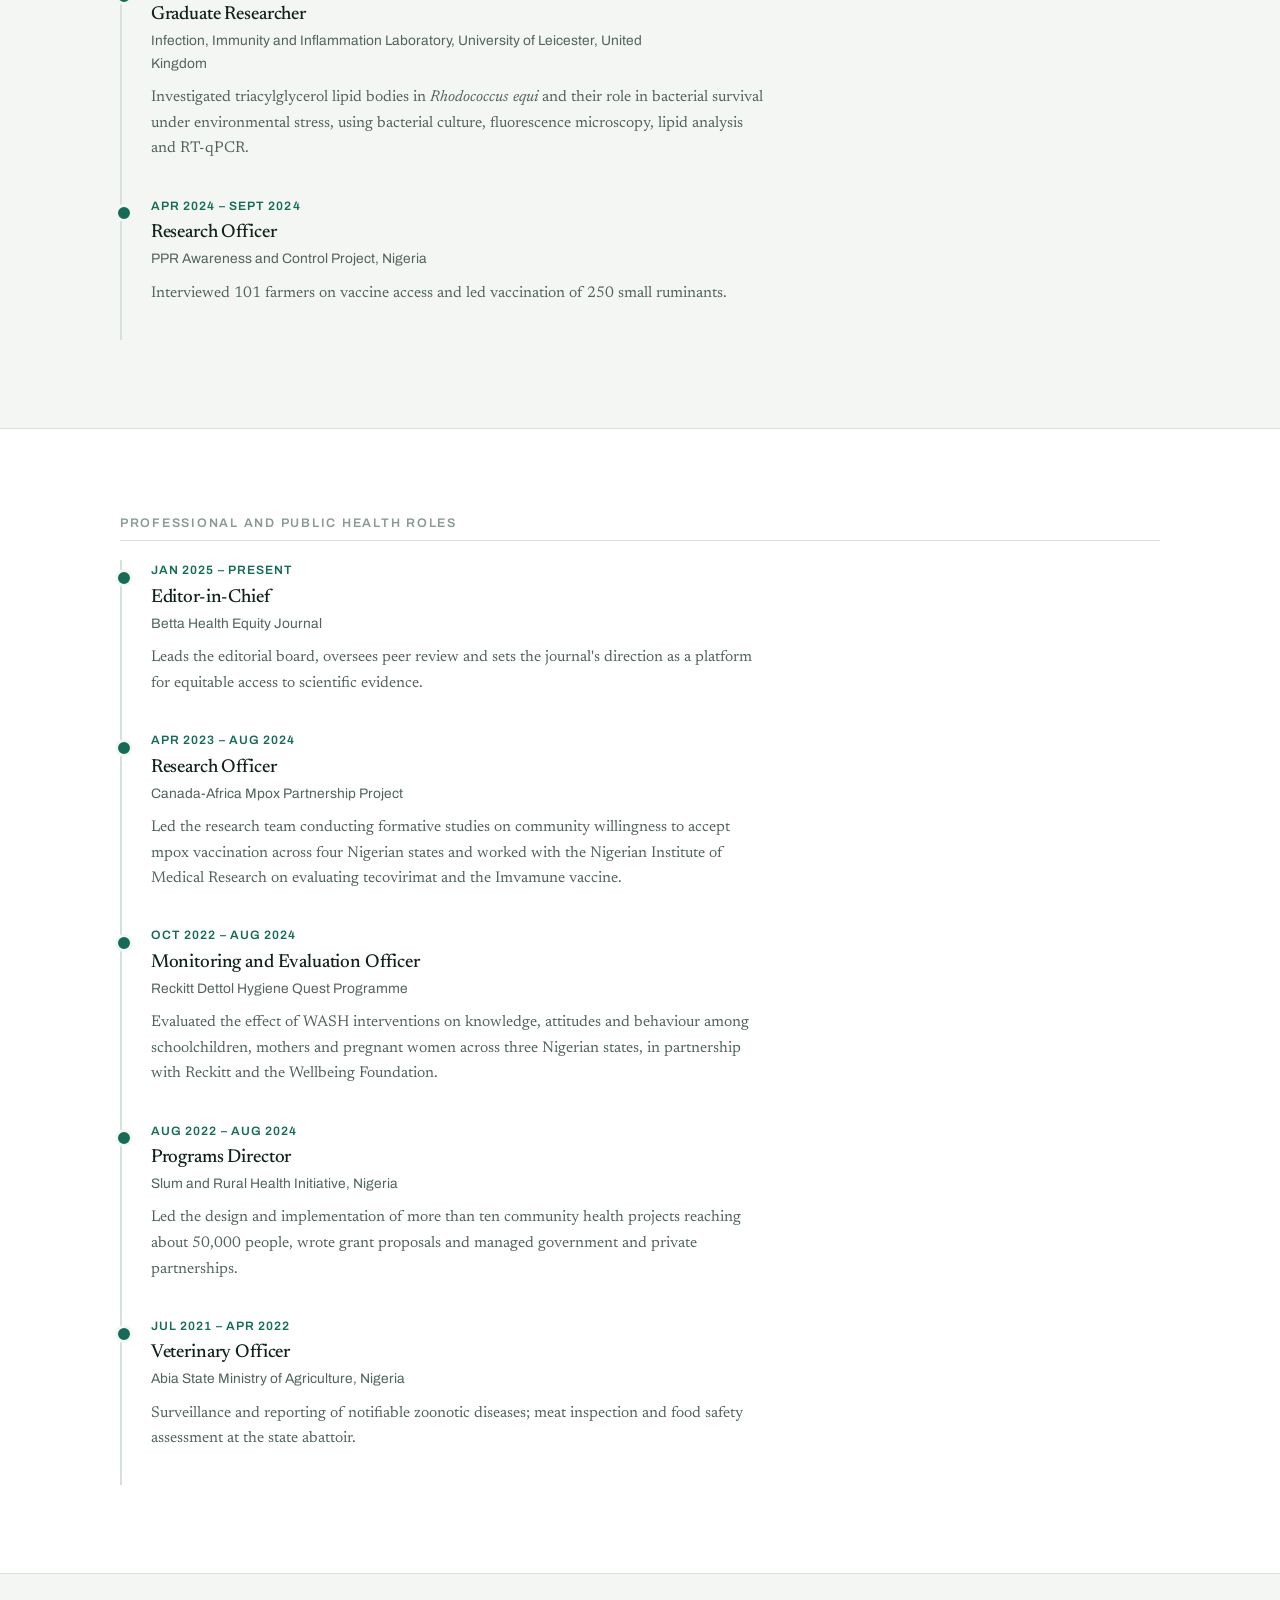
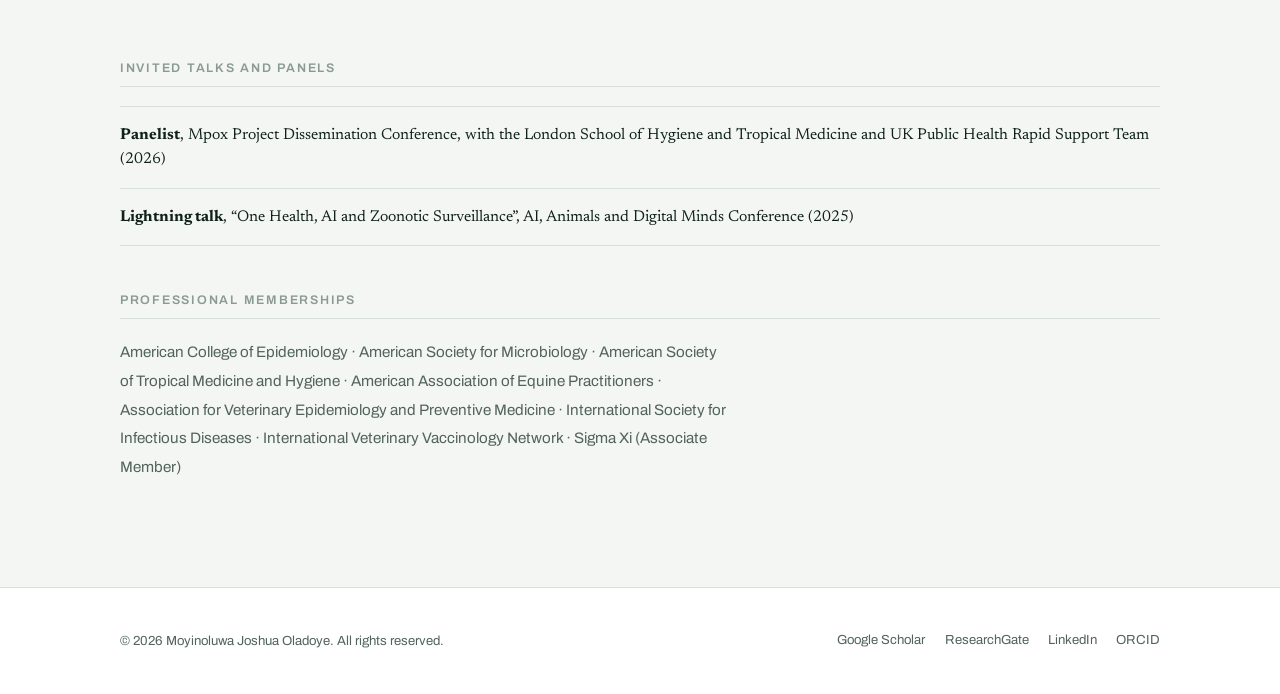
<file: public/experience.html>
<!doctype html>
<html lang="en">
<head>
<meta charset="utf-8">
<meta name="viewport" content="width=device-width, initial-scale=1, viewport-fit=cover">
<title>Experience | Moyinoluwa Oladoye</title>
<meta name="description" content="Research appointments, public health roles, invited talks and full biography of Dr. Moyinoluwa Oladoye, veterinarian and One Health scientist.">
<link rel="preconnect" href="https://fonts.googleapis.com">
<link rel="preconnect" href="https://fonts.gstatic.com" crossorigin>
<link rel="stylesheet" href="https://fonts.googleapis.com/css2?family=Archivo:wght@400;500;600&family=Newsreader:ital,opsz,wght@0,6..72,400;0,6..72,500;0,6..72,600;1,6..72,400&display=swap">
<link rel="stylesheet" href="style.css">
</head>
<body>

<header class="site-header">
  <div class="wrap nav">
    <a class="wordmark" href="index.html">Oladoye<span>.</span></a>
    <button class="nav-toggle" id="navToggle" aria-expanded="false" aria-controls="navLinks">Menu</button>
    <ul class="nav-links" id="navLinks">
      <li><a href="index.html#about">About</a></li>
      <li><a href="experience.html" aria-current="page">Experience</a></li>
      <li><a href="publications.html">Publications</a></li>
      <li><a href="grants.html">Grants</a></li>
      <li><a href="awards.html">Awards</a></li>
      <li><a href="media.html">Media Feature</a></li>
      <li><a href="index.html#mentorship">Mentorship</a></li>
      <li><a href="index.html#contact">Contact</a></li>
    </ul>
  </div>
</header>

<main>

  <section class="page-head">
    <div class="wrap">
      <a class="back" href="index.html">&larr; Back to home</a>
      <p class="eyebrow">Experience</p>
      <h1>Three continents, one approach</h1>
      <p class="lead">From clinical practice and disease surveillance in Nigeria, through immunology research in the United Kingdom, to molecular epidemiology in the United States.</p>
    </div>
  </section>

  <section class="band" id="bio">
    <div class="wrap">
      <h2 class="subhead" style="margin-top:0">Full bio</h2>
      <p>Dr. Moyinoluwa Oladoye is a veterinarian and One Health scientist whose career runs from village abattoirs in south-western Nigeria to a molecular parasitology laboratory in the Texas Panhandle. He is a PhD researcher in One Health Sciences at the Texas Tech University, where he studies how zoonotic parasites move between livestock, companion animals, horses, shelter populations and the people who live alongside them.</p>
      <p>He arrived at Texas Tech University (US) on a fully funded PhD assistantship after graduating top of his cohort from the University of Leicester (UK), where he completed an MSc in Immunity, Infection and Chronic Disease with Distinction as a Commonwealth Scholar. His Doctor of Veterinary Medicine from the University of Ibadan (Nigeria) was also awarded with Distinction.</p>
      <p>Before doctoral study, he spent four years leading public health research and programmes in Nigeria. As Programs Director of the Slum and Rural Health Initiative, he directed more than ten community health projects reaching around 50,000 people in underserved and marginalized communities. He led formative research on mpox vaccine acceptance across four Nigerian states within a US$3&nbsp;million Canada-Africa partnership, co-investigated a trachoma education study in internally displaced persons camps in Abuja, and ran monitoring and evaluation for Reckitt's Dettol Hygiene Quest, Nigeria's largest school hygiene campaign.</p>
      <p>His ideas have won international recognition, including the 2023 FAO World Food Forum Transformative Research Challenge and selection as a 2024 Commonwealth Scholar by the Foreign, Commonwealth and Development Office. He is the pioneer Editor-in-Chief of the Betta Health Equity Journal and a Global Burden of Disease collaborator.</p>
      <p>A first-generation academic, he co-founded The Winning Circle, a network that has helped African students secure scholarships and research placements around the world, and he spends part of every week mentoring the next cohort.</p>
      <p>Dr. Oladoye holds a Doctor of Veterinary Medicine (Distinction) from the University of Ibadan (2020), an MSc in Immunity, Infection and Chronic Disease (Distinction, Best Graduating Student) from the University of Leicester (2025) and is completing a PhD in One Health Sciences at Texas Tech University. He has trained at the ICPSR Summer Program in Quantitative Methods at the University of Michigan as an Opportunity Scholar, at the Wellcome Genome Campus in bacterial genomics, and with the Institute for Health Metrics and Evaluation on Global Burden of Disease methods. His laboratory skills span DNA extraction, PCR and qPCR, agarose gel electrophoresis, molecular cloning, fluorescence microscopy, and bioinformatics, with data analysis in R, Python, SPSS and GraphPad Prism.</p>

      <div class="photo-pair">
        <figure class="figure"><img src="img/experience-1.jpg" alt="Dr. Oladoye at work" width="1200" height="900"></figure>
        <figure class="figure tall"><img src="img/experience-2.jpg" alt="Dr. Oladoye at work" width="1000" height="1333"></figure>
      </div>
    </div>
  </section>

  <section>
    <div class="wrap">
      <h2 class="subhead">Research appointments</h2>
      <ul class="timeline">
        <li>
          <span class="when">Aug 2026 &ndash; Present</span>
          <h3>Research Assistant, New World Screwworm One Health Project</h3>
          <p class="where">Texas Tech University, United States</p>
          <p>Contributing molecular, diagnostic and surveillance work to a Texas University Fund investment grant building cross-institutional research capacity against New World screwworm, a re-emerging livestock and zoonotic threat.</p>
        </li>
        <li>
          <span class="when">Aug 2025 &ndash; Present</span>
          <h3>Graduate Research Assistant</h3>
          <p class="where">Texas Tech University School of Veterinary Medicine, United States</p>
          <p>Conducting molecular and genomic investigations of zoonotic parasites in the Laboratory of Parasite-Host Metabolism and Antiparasitic Innovation: experimental design, sample processing, qPCR and sequencing, statistical analysis, and manuscript preparation. Trains and supports new laboratory members.</p>
        </li>
        <li>
          <span class="when">Dec 2020 &ndash; Present</span>
          <h3>Associate Research Scientist</h3>
          <p class="where">Center for One Health and Zoonotic Diseases (COHAZD)</p>
          <p>Contributing to innovative projects focused on predicting, preventing, and controlling diseases before they become disasters.</p>
        </li>
        <li>
          <span class="when">Sept 2024 &ndash; Aug 2025</span>
          <h3>Graduate Researcher</h3>
          <p class="where">Infection, Immunity and Inflammation Laboratory, University of Leicester, United Kingdom</p>
          <p>Investigated triacylglycerol lipid bodies in <em>Rhodococcus equi</em> and their role in bacterial survival under environmental stress, using bacterial culture, fluorescence microscopy, lipid analysis and RT-qPCR.</p>
        </li>
        <li>
          <span class="when">Apr 2024 &ndash; Sept 2024</span>
          <h3>Research Officer</h3>
          <p class="where">PPR Awareness and Control Project, Nigeria</p>
          <p>Interviewed 101 farmers on vaccine access and led vaccination of 250 small ruminants.</p>
        </li>
      </ul>
    </div>
  </section>

  <section class="band">
    <div class="wrap">
      <h2 class="subhead" style="margin-top:0">Professional and public health roles</h2>
      <ul class="timeline">
        <li>
          <span class="when">Jan 2025 &ndash; Present</span>
          <h3>Editor-in-Chief</h3>
          <p class="where">Betta Health Equity Journal</p>
          <p>Leads the editorial board, oversees peer review and sets the journal's direction as a platform for equitable access to scientific evidence.</p>
        </li>
        <li>
          <span class="when">Apr 2023 &ndash; Aug 2024</span>
          <h3>Research Officer</h3>
          <p class="where">Canada-Africa Mpox Partnership Project</p>
          <p>Led the research team conducting formative studies on community willingness to accept mpox vaccination across four Nigerian states and worked with the Nigerian Institute of Medical Research on evaluating tecovirimat and the Imvamune vaccine.</p>
        </li>
        <li>
          <span class="when">Oct 2022 &ndash; Aug 2024</span>
          <h3>Monitoring and Evaluation Officer</h3>
          <p class="where">Reckitt Dettol Hygiene Quest Programme</p>
          <p>Evaluated the effect of WASH interventions on knowledge, attitudes and behaviour among schoolchildren, mothers and pregnant women across three Nigerian states, in partnership with Reckitt and the Wellbeing Foundation.</p>
        </li>
        <li>
          <span class="when">Aug 2022 &ndash; Aug 2024</span>
          <h3>Programs Director</h3>
          <p class="where">Slum and Rural Health Initiative, Nigeria</p>
          <p>Led the design and implementation of more than ten community health projects reaching about 50,000 people, wrote grant proposals and managed government and private partnerships.</p>
        </li>
        <li>
          <span class="when">Jul 2021 &ndash; Apr 2022</span>
          <h3>Veterinary Officer</h3>
          <p class="where">Abia State Ministry of Agriculture, Nigeria</p>
          <p>Surveillance and reporting of notifiable zoonotic diseases; meat inspection and food safety assessment at the state abattoir.</p>
        </li>
      </ul>
    </div>
  </section>

  <section>
    <div class="wrap">
      <h2 class="subhead" style="margin-top:0">Invited talks and panels</h2>
      <ul class="plainlist">
        <li><strong>Panelist</strong>, Mpox Project Dissemination Conference, with the London School of Hygiene and Tropical Medicine and UK Public Health Rapid Support Team (2026)</li>
        <li><strong>Lightning talk</strong>, &ldquo;One Health, AI and Zoonotic Surveillance&rdquo;, AI, Animals and Digital Minds Conference (2025)</li>
      </ul>

      <h2 class="subhead">Professional memberships</h2>
      <p class="memberships">American College of Epidemiology &middot; American Society for Microbiology &middot; American Society of Tropical Medicine and Hygiene &middot; American Association of Equine Practitioners &middot; Association for Veterinary Epidemiology and Preventive Medicine &middot; International Society for Infectious Diseases &middot; International Veterinary Vaccinology Network &middot; Sigma Xi (Associate Member)</p>
    </div>
  </section>

</main>

<footer class="site-footer">
  <div class="wrap">
    <p>&copy; 2026 Moyinoluwa Joshua Oladoye. All rights reserved.</p>
    <ul>
      <li><a href="https://scholar.google.com/citations?user=c_55og8AAAAJ&amp;hl=en" target="_blank" rel="noopener">Google Scholar</a></li>
      <li><a href="https://www.researchgate.net/profile/Moyinoluwa-Oladoye?ev=prf_overview" target="_blank" rel="noopener">ResearchGate</a></li>
      <li><a href="https://www.linkedin.com/in/moyinoluwa-oladoye/" target="_blank" rel="noopener">LinkedIn</a></li>
      <li><a href="https://orcid.org/0000-0003-0300-1474" target="_blank" rel="noopener">ORCID</a></li>
    </ul>
  </div>
</footer>

<script>
(function(){
  var t=document.getElementById('navToggle'), l=document.getElementById('navLinks');
  if(!t||!l) return;
  t.addEventListener('click',function(){
    var open=l.classList.toggle('open');
    t.setAttribute('aria-expanded',String(open));
    t.textContent=open?'Close':'Menu';
  });
  l.addEventListener('click',function(e){
    if(e.target.tagName==='A'){l.classList.remove('open');t.setAttribute('aria-expanded','false');t.textContent='Menu';}
  });
})();
</script>

</body>
</html>
</file>
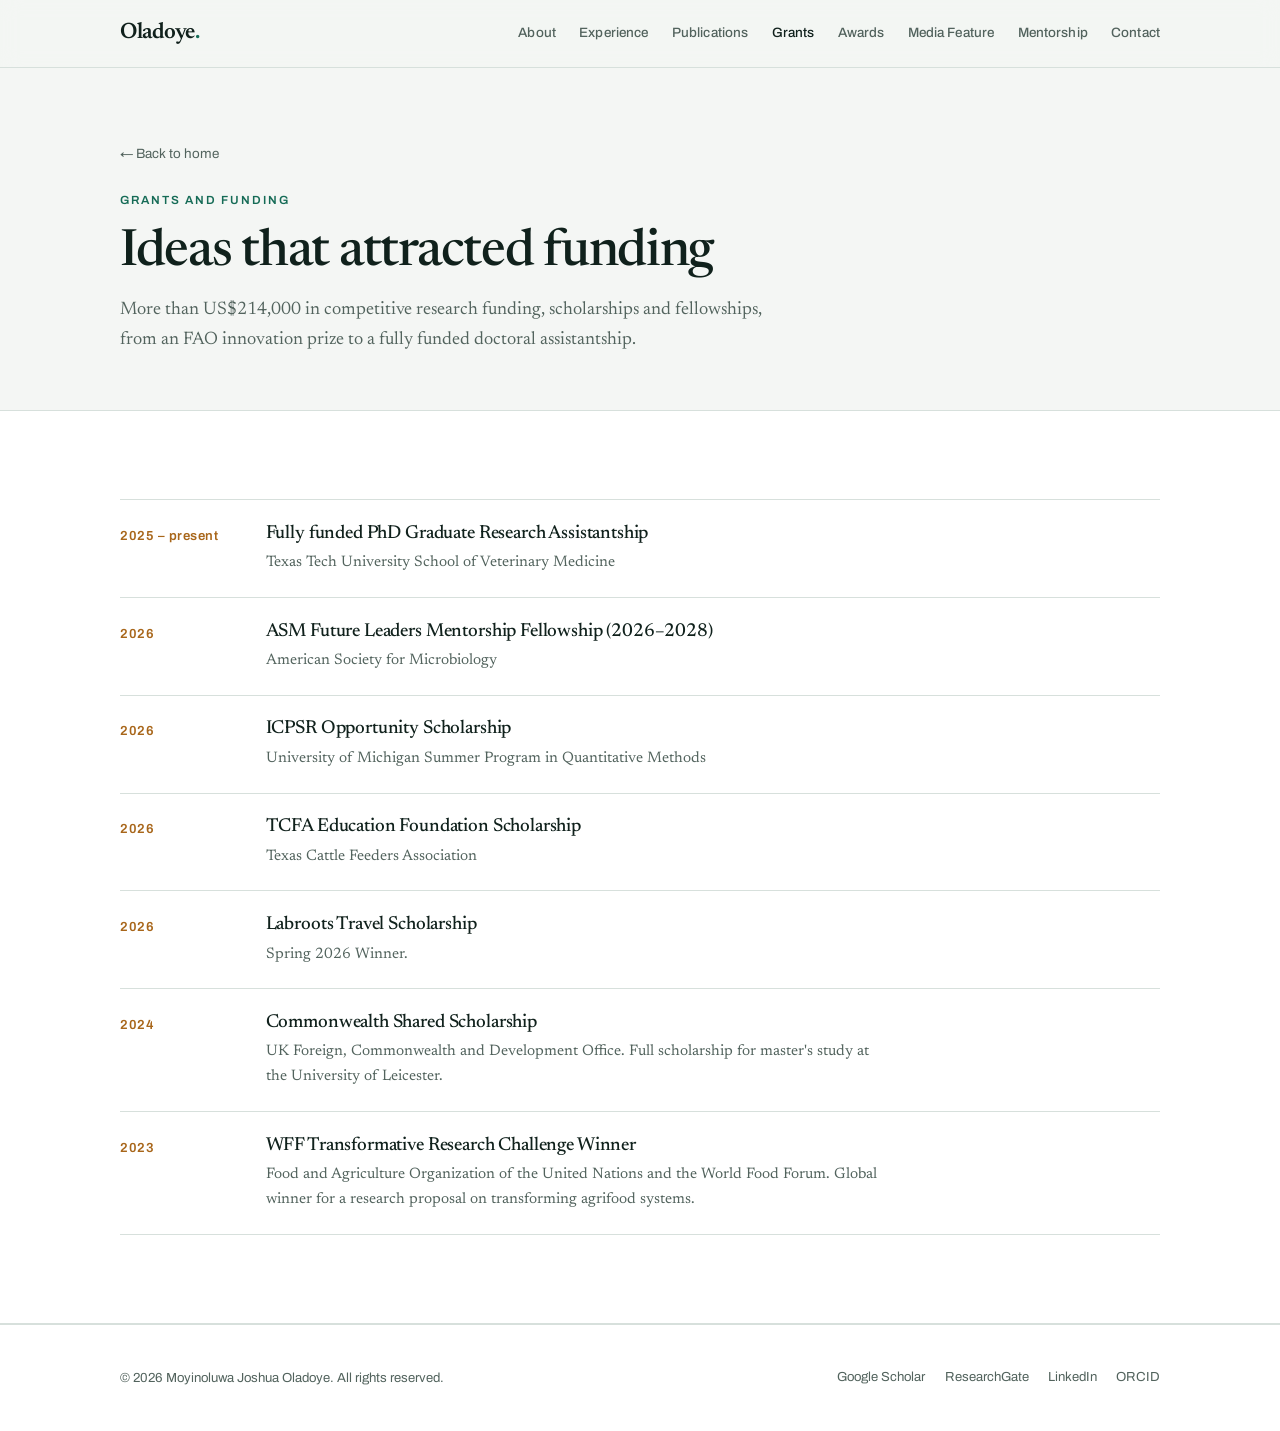
<file: public/grants.html>
<!doctype html>
<html lang="en">
<head>
<meta charset="utf-8">
<meta name="viewport" content="width=device-width, initial-scale=1, viewport-fit=cover">
<title>Grants and funding | Moyinoluwa Oladoye</title>
<meta name="description" content="More than US$214,000 in competitive research funding, scholarships and fellowships secured by Dr. Moyinoluwa Oladoye.">
<link rel="preconnect" href="https://fonts.googleapis.com">
<link rel="preconnect" href="https://fonts.gstatic.com" crossorigin>
<link rel="stylesheet" href="https://fonts.googleapis.com/css2?family=Archivo:wght@400;500;600&family=Newsreader:ital,opsz,wght@0,6..72,400;0,6..72,500;0,6..72,600;1,6..72,400&display=swap">
<link rel="stylesheet" href="style.css">
</head>
<body>

<header class="site-header">
  <div class="wrap nav">
    <a class="wordmark" href="index.html">Oladoye<span>.</span></a>
    <button class="nav-toggle" id="navToggle" aria-expanded="false" aria-controls="navLinks">Menu</button>
    <ul class="nav-links" id="navLinks">
      <li><a href="index.html#about">About</a></li>
      <li><a href="experience.html">Experience</a></li>
      <li><a href="publications.html">Publications</a></li>
      <li><a href="grants.html" aria-current="page">Grants</a></li>
      <li><a href="awards.html">Awards</a></li>
      <li><a href="media.html">Media Feature</a></li>
      <li><a href="index.html#mentorship">Mentorship</a></li>
      <li><a href="index.html#contact">Contact</a></li>
    </ul>
  </div>
</header>

<main>

  <section class="page-head">
    <div class="wrap">
      <a class="back" href="index.html">&larr; Back to home</a>
      <p class="eyebrow">Grants and funding</p>
      <h1>Ideas that attracted funding</h1>
      <p class="lead">More than US$214,000 in competitive research funding, scholarships and fellowships, from an FAO innovation prize to a fully funded doctoral assistantship.</p>
    </div>
  </section>

  <section class="band">
    <div class="wrap">
      <ul class="rows">
        <li>
          <span class="yr">2025 &ndash; present</span>
          <div>
            <h3>Fully funded PhD Graduate Research Assistantship</h3>
            <p>Texas Tech University School of Veterinary Medicine</p>
          </div>
        </li>
        <li>
          <span class="yr">2026</span>
          <div>
            <h3>ASM Future Leaders Mentorship Fellowship (2026&ndash;2028)</h3>
            <p>American Society for Microbiology</p>
          </div>
        </li>
        <li>
          <span class="yr">2026</span>
          <div>
            <h3>ICPSR Opportunity Scholarship</h3>
            <p>University of Michigan Summer Program in Quantitative Methods</p>
          </div>
        </li>
        <li>
          <span class="yr">2026</span>
          <div>
            <h3>TCFA Education Foundation Scholarship</h3>
            <p>Texas Cattle Feeders Association</p>
          </div>
        </li>
        <li>
          <span class="yr">2026</span>
          <div>
            <h3>Labroots Travel Scholarship</h3>
            <p>Spring 2026 Winner.</p>
          </div>
        </li>
        <li>
          <span class="yr">2024</span>
          <div>
            <h3>Commonwealth Shared Scholarship</h3>
            <p>UK Foreign, Commonwealth and Development Office. Full scholarship for master's study at the University of Leicester.</p>
          </div>
        </li>
        <li>
          <span class="yr">2023</span>
          <div>
            <h3>WFF Transformative Research Challenge Winner</h3>
            <p>Food and Agriculture Organization of the United Nations and the World Food Forum. Global winner for a research proposal on transforming agrifood systems.</p>
          </div>
        </li>
      </ul>
    </div>
  </section>

</main>

<footer class="site-footer">
  <div class="wrap">
    <p>&copy; 2026 Moyinoluwa Joshua Oladoye. All rights reserved.</p>
    <ul>
      <li><a href="https://scholar.google.com/citations?user=c_55og8AAAAJ&amp;hl=en" target="_blank" rel="noopener">Google Scholar</a></li>
      <li><a href="https://www.researchgate.net/profile/Moyinoluwa-Oladoye?ev=prf_overview" target="_blank" rel="noopener">ResearchGate</a></li>
      <li><a href="https://www.linkedin.com/in/moyinoluwa-oladoye/" target="_blank" rel="noopener">LinkedIn</a></li>
      <li><a href="https://orcid.org/0000-0003-0300-1474" target="_blank" rel="noopener">ORCID</a></li>
    </ul>
  </div>
</footer>

<script>
(function(){
  var t=document.getElementById('navToggle'), l=document.getElementById('navLinks');
  if(!t||!l) return;
  t.addEventListener('click',function(){
    var open=l.classList.toggle('open');
    t.setAttribute('aria-expanded',String(open));
    t.textContent=open?'Close':'Menu';
  });
  l.addEventListener('click',function(e){
    if(e.target.tagName==='A'){l.classList.remove('open');t.setAttribute('aria-expanded','false');t.textContent='Menu';}
  });
})();
</script>

</body>
</html>
</file>
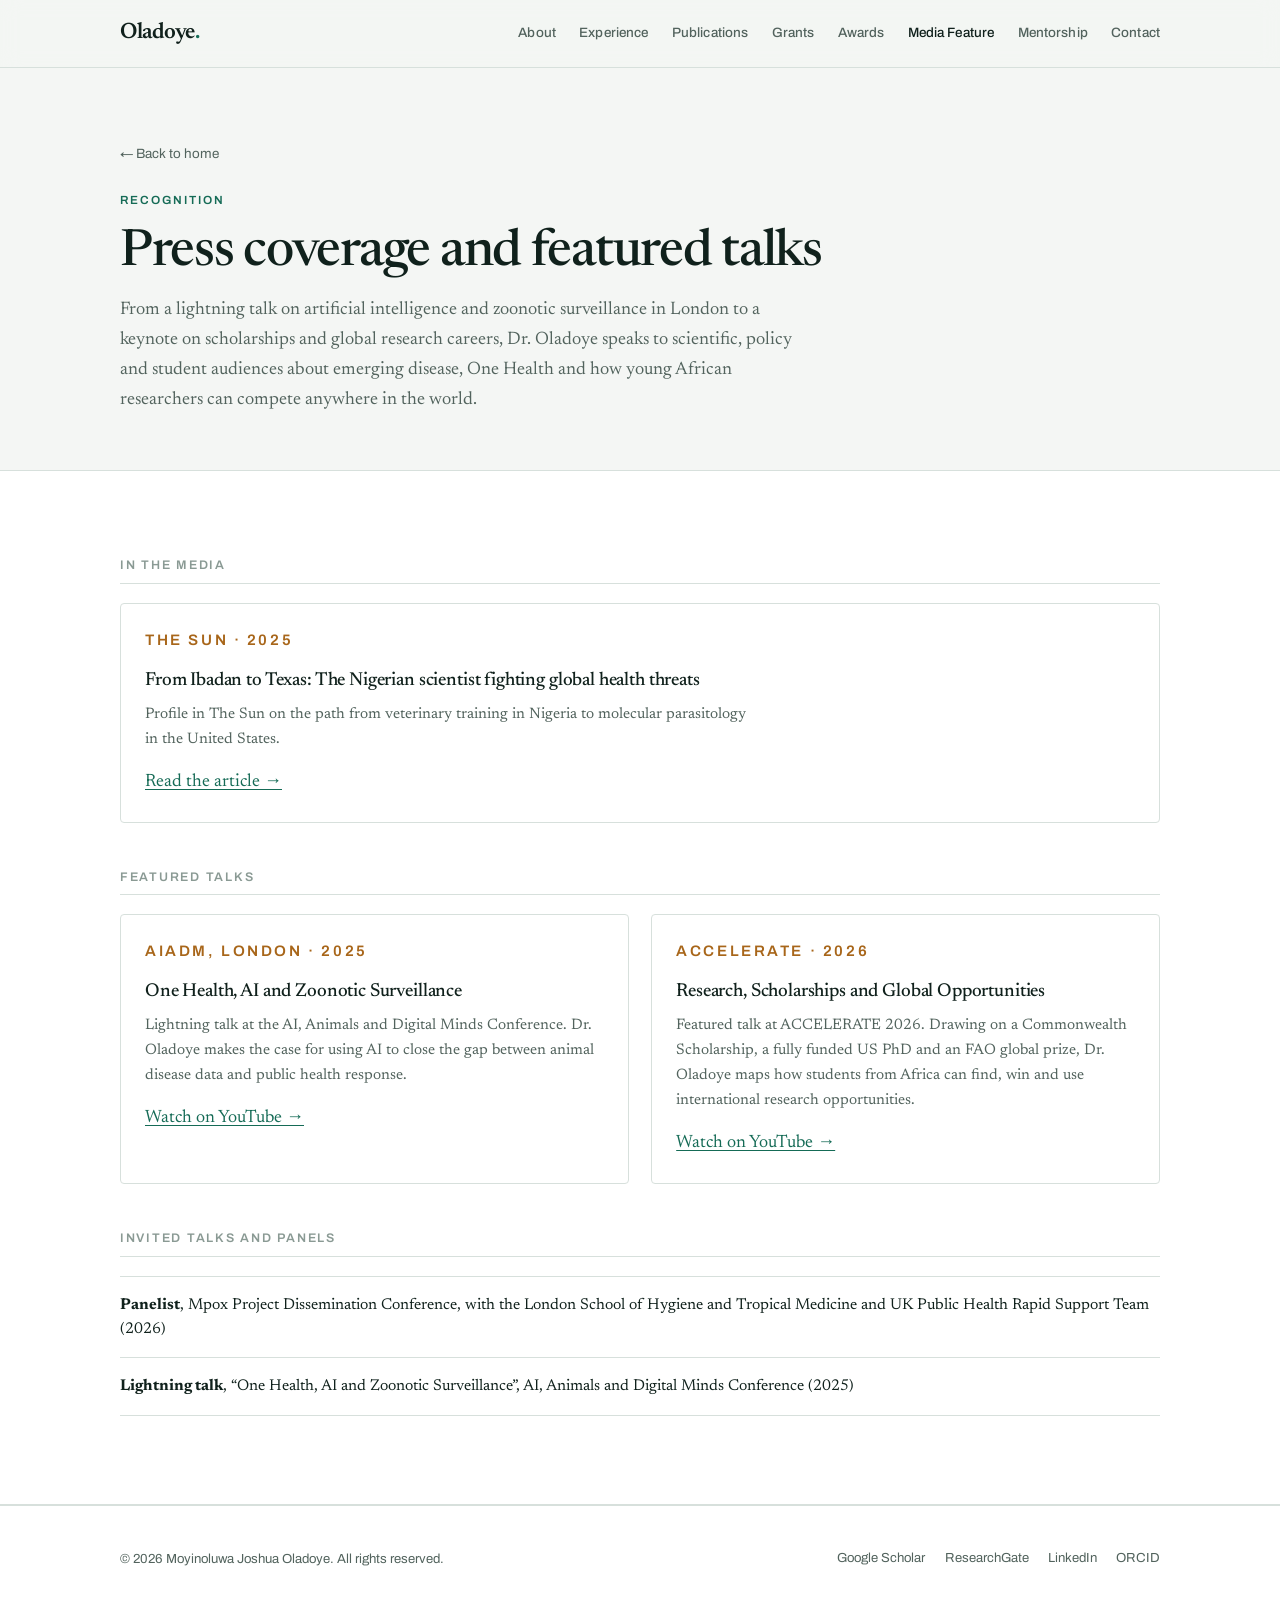
<file: public/media.html>
<!doctype html>
<html lang="en">
<head>
<meta charset="utf-8">
<meta name="viewport" content="width=device-width, initial-scale=1, viewport-fit=cover">
<title>Media Feature | Moyinoluwa Oladoye</title>
<meta name="description" content="Press coverage, featured talks and panel appearances by Dr. Moyinoluwa Oladoye on One Health, emerging disease and global research careers.">
<link rel="preconnect" href="https://fonts.googleapis.com">
<link rel="preconnect" href="https://fonts.gstatic.com" crossorigin>
<link rel="stylesheet" href="https://fonts.googleapis.com/css2?family=Archivo:wght@400;500;600&family=Newsreader:ital,opsz,wght@0,6..72,400;0,6..72,500;0,6..72,600;1,6..72,400&display=swap">
<link rel="stylesheet" href="style.css">
</head>
<body>

<header class="site-header">
  <div class="wrap nav">
    <a class="wordmark" href="index.html">Oladoye<span>.</span></a>
    <button class="nav-toggle" id="navToggle" aria-expanded="false" aria-controls="navLinks">Menu</button>
    <ul class="nav-links" id="navLinks">
      <li><a href="index.html#about">About</a></li>
      <li><a href="experience.html">Experience</a></li>
      <li><a href="publications.html">Publications</a></li>
      <li><a href="grants.html">Grants</a></li>
      <li><a href="awards.html">Awards</a></li>
      <li><a href="media.html" aria-current="page">Media Feature</a></li>
      <li><a href="index.html#mentorship">Mentorship</a></li>
      <li><a href="index.html#contact">Contact</a></li>
    </ul>
  </div>
</header>

<main>

  <section class="page-head">
    <div class="wrap">
      <a class="back" href="index.html">&larr; Back to home</a>
      <p class="eyebrow">Recognition</p>
      <h1>Press coverage and featured talks</h1>
      <p class="lead">From a lightning talk on artificial intelligence and zoonotic surveillance in London to a keynote on scholarships and global research careers, Dr. Oladoye speaks to scientific, policy and student audiences about emerging disease, One Health and how young African researchers can compete anywhere in the world.</p>
    </div>
  </section>

  <section class="band">
    <div class="wrap">
      <h2 class="subhead" style="margin-top:0">In the media</h2>
      <div class="media-grid">
        <article class="media-item">
          <p class="eyebrow" style="color:var(--warm)">The Sun &middot; 2025</p>
          <h3>From Ibadan to Texas: The Nigerian scientist fighting global health threats</h3>
          <p>Profile in The Sun on the path from veterinary training in Nigeria to molecular parasitology in the United States.</p>
          <a href="https://thesun.ng/from-ibadan-to-texas-the-nigerian-scientist-fighting-global-health-threats/" target="_blank" rel="noopener">Read the article&nbsp;&rarr;</a>
        </article>
      </div>

      <h2 class="subhead">Featured talks</h2>
      <div class="media-grid">
        <article class="media-item">
          <p class="eyebrow" style="color:var(--warm)">AIADM, London &middot; 2025</p>
          <h3>One Health, AI and Zoonotic Surveillance</h3>
          <p>Lightning talk at the AI, Animals and Digital Minds Conference. Dr. Oladoye makes the case for using AI to close the gap between animal disease data and public health response.</p>
          <a href="https://www.youtube.com/watch?v=-eiDYQkjx_w" target="_blank" rel="noopener">Watch on YouTube&nbsp;&rarr;</a>
        </article>
        <article class="media-item">
          <p class="eyebrow" style="color:var(--warm)">ACCELERATE &middot; 2026</p>
          <h3>Research, Scholarships and Global Opportunities</h3>
          <p>Featured talk at ACCELERATE 2026. Drawing on a Commonwealth Scholarship, a fully funded US PhD and an FAO global prize, Dr. Oladoye maps how students from Africa can find, win and use international research opportunities.</p>
          <a href="https://www.youtube.com/watch?v=7MUE2zmlpLI" target="_blank" rel="noopener">Watch on YouTube&nbsp;&rarr;</a>
        </article>
      </div>

      <h2 class="subhead">Invited talks and panels</h2>
      <ul class="plainlist">
        <li><strong>Panelist</strong>, Mpox Project Dissemination Conference, with the London School of Hygiene and Tropical Medicine and UK Public Health Rapid Support Team (2026)</li>
        <li><strong>Lightning talk</strong>, &ldquo;One Health, AI and Zoonotic Surveillance&rdquo;, AI, Animals and Digital Minds Conference (2025)</li>
      </ul>
    </div>
  </section>

</main>

<footer class="site-footer">
  <div class="wrap">
    <p>&copy; 2026 Moyinoluwa Joshua Oladoye. All rights reserved.</p>
    <ul>
      <li><a href="https://scholar.google.com/citations?user=c_55og8AAAAJ&amp;hl=en" target="_blank" rel="noopener">Google Scholar</a></li>
      <li><a href="https://www.researchgate.net/profile/Moyinoluwa-Oladoye?ev=prf_overview" target="_blank" rel="noopener">ResearchGate</a></li>
      <li><a href="https://www.linkedin.com/in/moyinoluwa-oladoye/" target="_blank" rel="noopener">LinkedIn</a></li>
      <li><a href="https://orcid.org/0000-0003-0300-1474" target="_blank" rel="noopener">ORCID</a></li>
    </ul>
  </div>
</footer>

<script>
(function(){
  var t=document.getElementById('navToggle'), l=document.getElementById('navLinks');
  if(!t||!l) return;
  t.addEventListener('click',function(){
    var open=l.classList.toggle('open');
    t.setAttribute('aria-expanded',String(open));
    t.textContent=open?'Close':'Menu';
  });
  l.addEventListener('click',function(e){
    if(e.target.tagName==='A'){l.classList.remove('open');t.setAttribute('aria-expanded','false');t.textContent='Menu';}
  });
})();
</script>

</body>
</html>
</file>
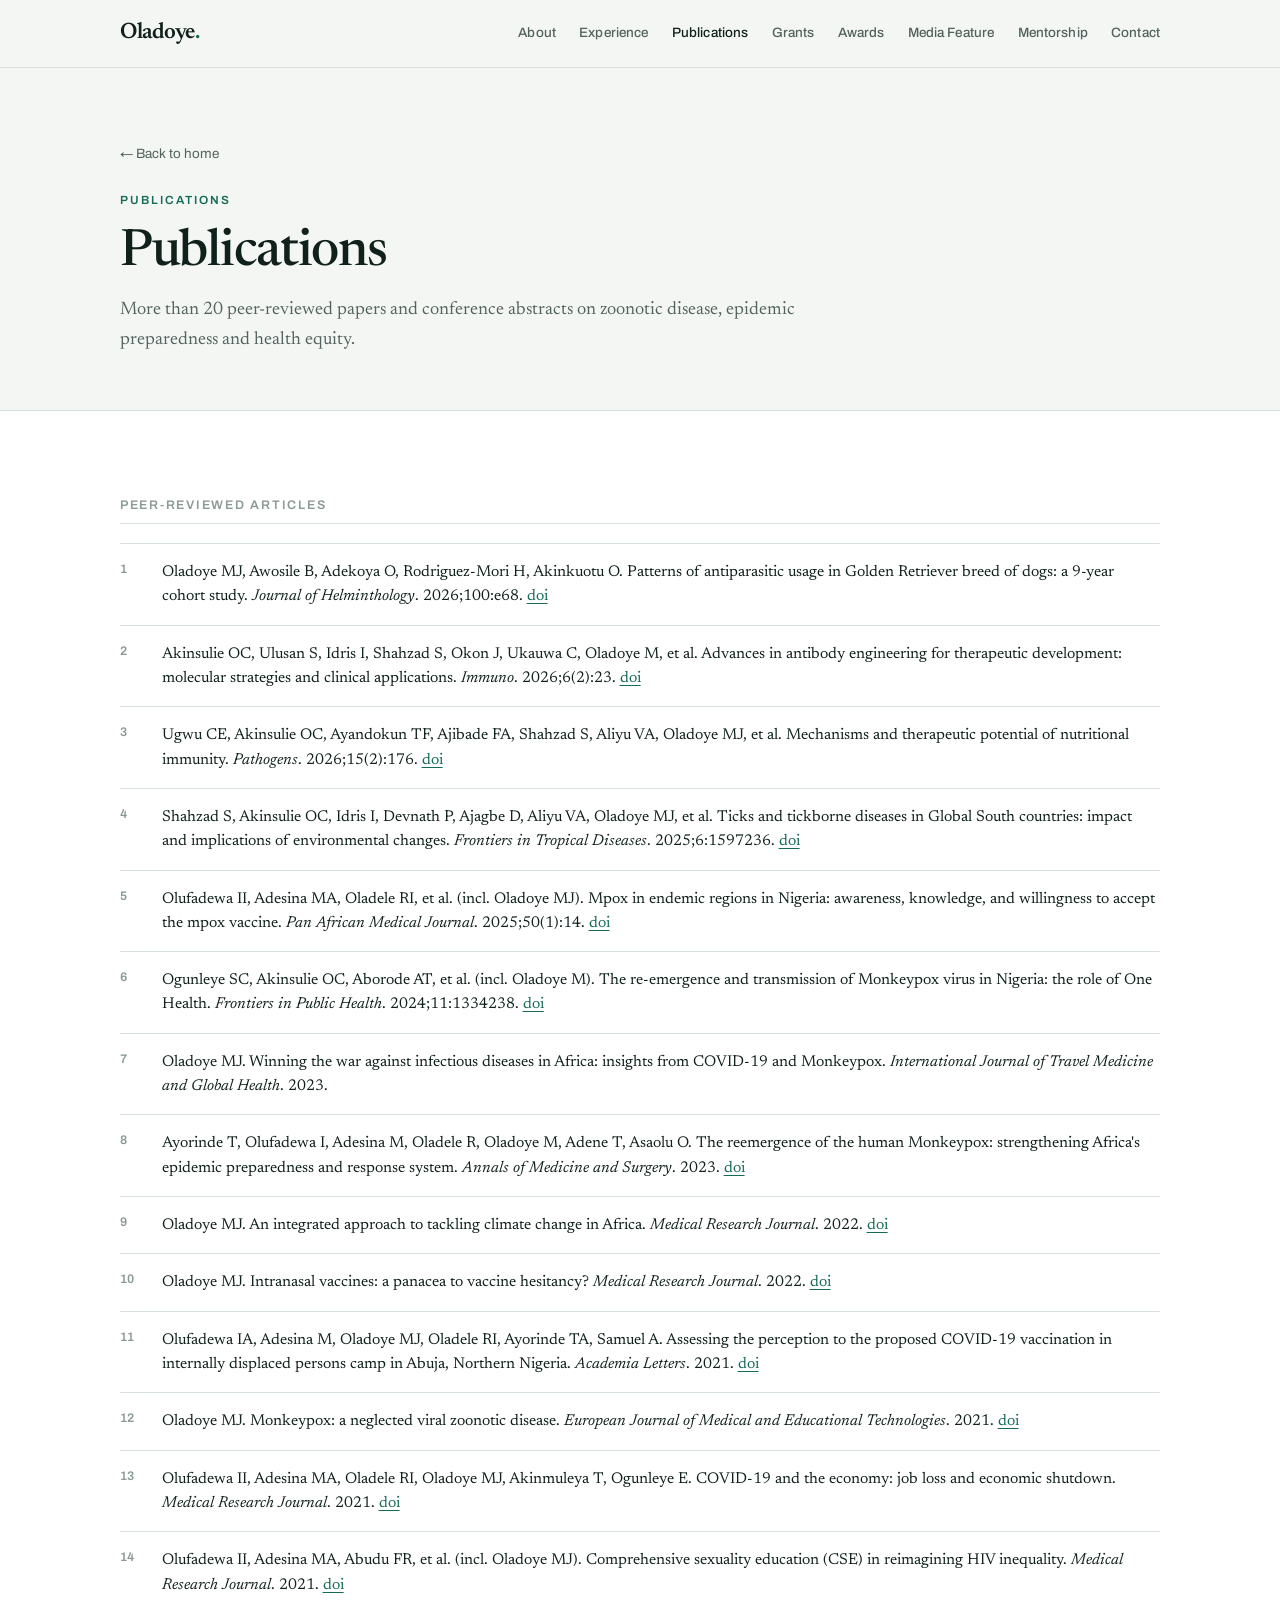
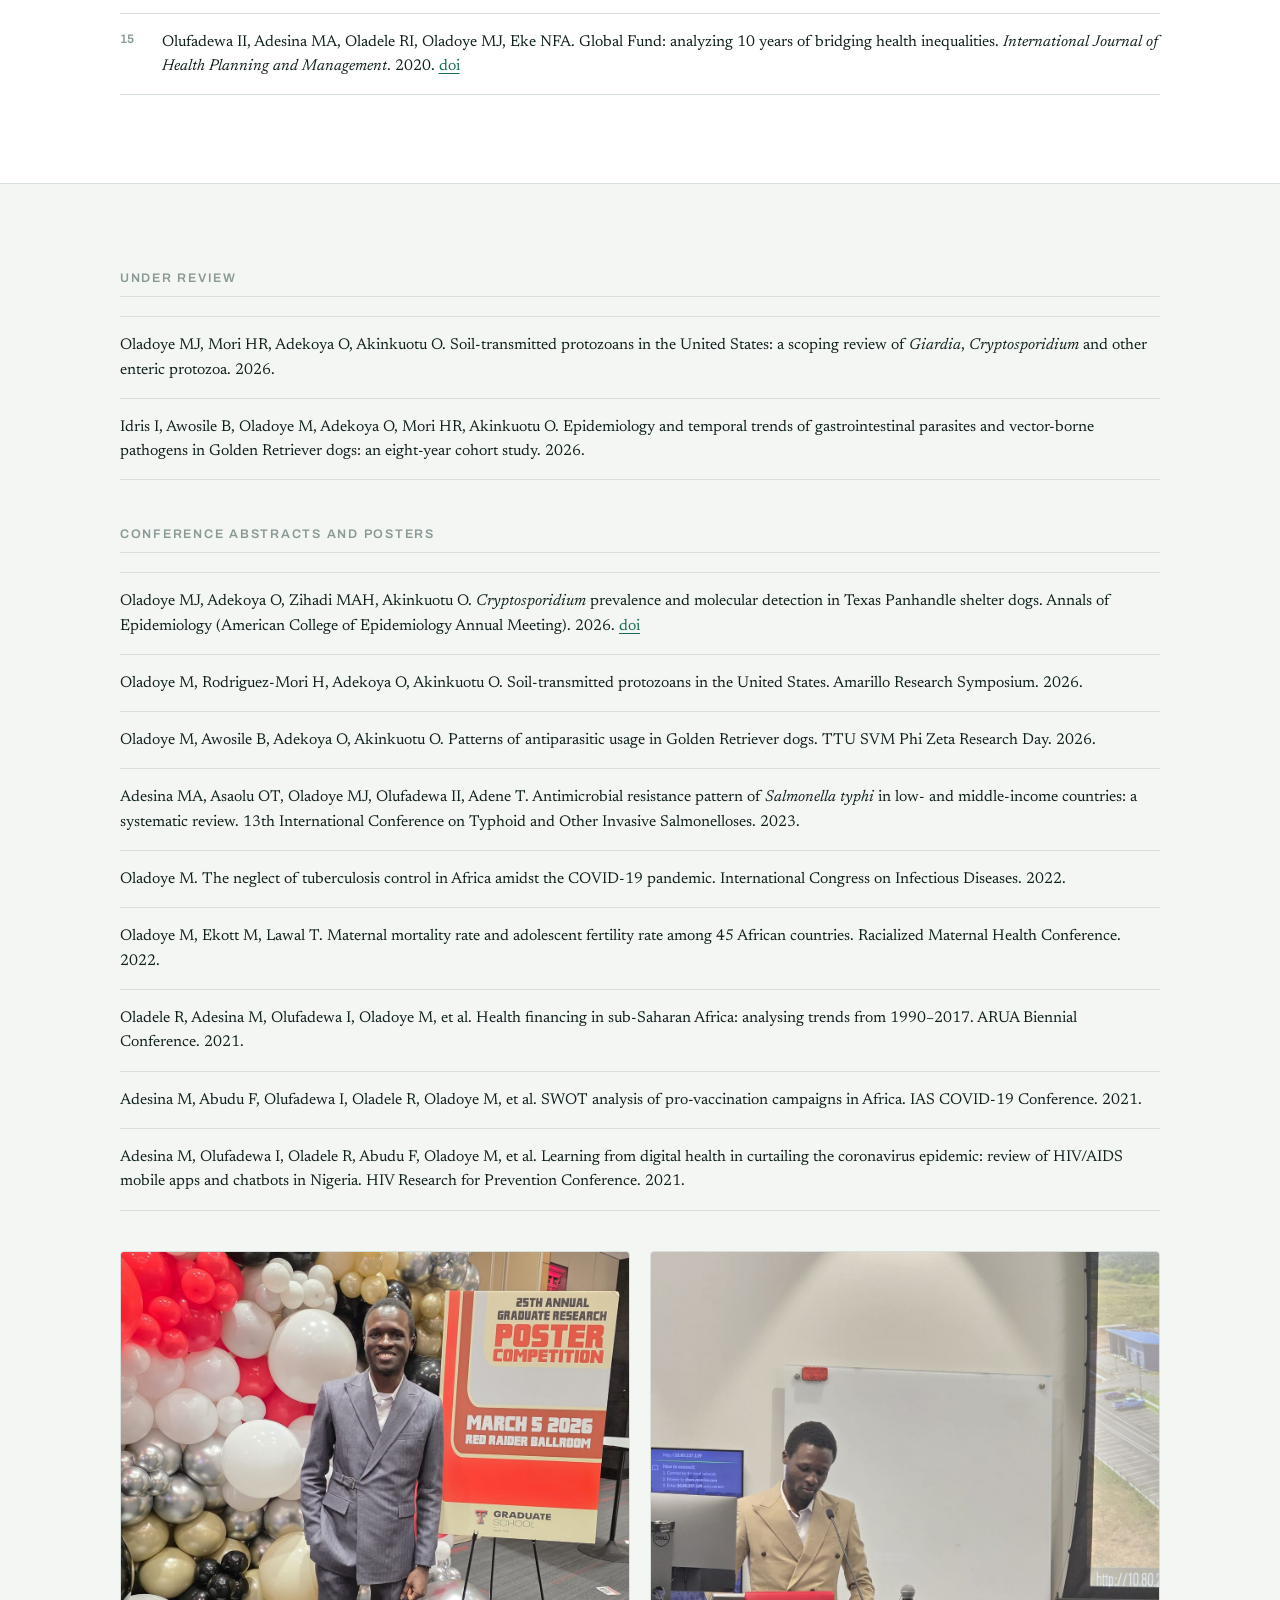
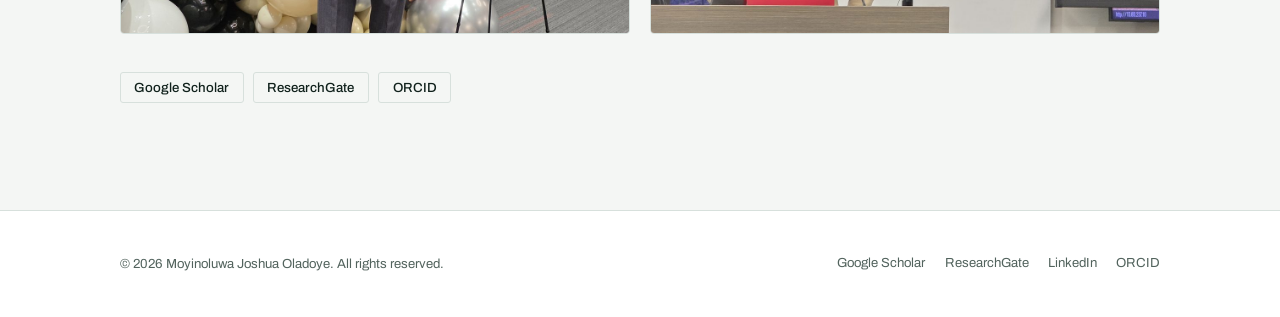
<file: public/publications.html>
<!doctype html>
<html lang="en">
<head>
<meta charset="utf-8">
<meta name="viewport" content="width=device-width, initial-scale=1, viewport-fit=cover">
<title>Publications | Moyinoluwa Oladoye</title>
<meta name="description" content="The complete list of peer-reviewed articles, papers under review and conference abstracts by Dr. Moyinoluwa Oladoye.">
<link rel="preconnect" href="https://fonts.googleapis.com">
<link rel="preconnect" href="https://fonts.gstatic.com" crossorigin>
<link rel="stylesheet" href="https://fonts.googleapis.com/css2?family=Archivo:wght@400;500;600&family=Newsreader:ital,opsz,wght@0,6..72,400;0,6..72,500;0,6..72,600;1,6..72,400&display=swap">
<link rel="stylesheet" href="style.css">
</head>
<body>

<header class="site-header">
  <div class="wrap nav">
    <a class="wordmark" href="index.html">Oladoye<span>.</span></a>
    <button class="nav-toggle" id="navToggle" aria-expanded="false" aria-controls="navLinks">Menu</button>
    <ul class="nav-links" id="navLinks">
      <li><a href="index.html#about">About</a></li>
      <li><a href="experience.html">Experience</a></li>
      <li><a href="publications.html" aria-current="page">Publications</a></li>
      <li><a href="grants.html">Grants</a></li>
      <li><a href="awards.html">Awards</a></li>
      <li><a href="media.html">Media Feature</a></li>
      <li><a href="index.html#mentorship">Mentorship</a></li>
      <li><a href="index.html#contact">Contact</a></li>
    </ul>
  </div>
</header>

<main>

  <section class="page-head">
    <div class="wrap">
      <a class="back" href="index.html">&larr; Back to home</a>
      <p class="eyebrow">Publications</p>
      <h1>Publications</h1>
      <p class="lead">More than 20 peer-reviewed papers and conference abstracts on zoonotic disease, epidemic preparedness and health equity.</p>
    </div>
  </section>

  <section class="band">
    <div class="wrap">
      <h2 class="subhead" style="margin-top:0">Peer-reviewed articles</h2>
      <ol class="biblist">
        <li>Oladoye MJ, Awosile B, Adekoya O, Rodriguez-Mori H, Akinkuotu O. Patterns of antiparasitic usage in Golden Retriever breed of dogs: a 9-year cohort study. <em>Journal of Helminthology</em>. 2026;100:e68. <a href="https://doi.org/10.1017/S0022149X26101710" target="_blank" rel="noopener">doi</a></li>
        <li>Akinsulie OC, Ulusan S, Idris I, Shahzad S, Okon J, Ukauwa C, Oladoye M, et al. Advances in antibody engineering for therapeutic development: molecular strategies and clinical applications. <em>Immuno</em>. 2026;6(2):23. <a href="https://doi.org/10.3390/immuno6020023" target="_blank" rel="noopener">doi</a></li>
        <li>Ugwu CE, Akinsulie OC, Ayandokun TF, Ajibade FA, Shahzad S, Aliyu VA, Oladoye MJ, et al. Mechanisms and therapeutic potential of nutritional immunity. <em>Pathogens</em>. 2026;15(2):176. <a href="https://doi.org/10.3390/pathogens15020176" target="_blank" rel="noopener">doi</a></li>
        <li>Shahzad S, Akinsulie OC, Idris I, Devnath P, Ajagbe D, Aliyu VA, Oladoye MJ, et al. Ticks and tickborne diseases in Global South countries: impact and implications of environmental changes. <em>Frontiers in Tropical Diseases</em>. 2025;6:1597236. <a href="https://doi.org/10.3389/fitd.2025.1597236" target="_blank" rel="noopener">doi</a></li>
        <li>Olufadewa II, Adesina MA, Oladele RI, et al. (incl. Oladoye MJ). Mpox in endemic regions in Nigeria: awareness, knowledge, and willingness to accept the mpox vaccine. <em>Pan African Medical Journal</em>. 2025;50(1):14. <a href="https://doi.org/10.11604/pamj.supp.2025.50.1.44293" target="_blank" rel="noopener">doi</a></li>
        <li>Ogunleye SC, Akinsulie OC, Aborode AT, et al. (incl. Oladoye M). The re-emergence and transmission of Monkeypox virus in Nigeria: the role of One Health. <em>Frontiers in Public Health</em>. 2024;11:1334238. <a href="https://doi.org/10.3389/fpubh.2023.1334238" target="_blank" rel="noopener">doi</a></li>
        <li>Oladoye MJ. Winning the war against infectious diseases in Africa: insights from COVID-19 and Monkeypox. <em>International Journal of Travel Medicine and Global Health</em>. 2023.</li>
        <li>Ayorinde T, Olufadewa I, Adesina M, Oladele R, Oladoye M, Adene T, Asaolu O. The reemergence of the human Monkeypox: strengthening Africa's epidemic preparedness and response system. <em>Annals of Medicine and Surgery</em>. 2023. <a href="https://doi.org/10.1097/MS9.0000000000000039" target="_blank" rel="noopener">doi</a></li>
        <li>Oladoye MJ. An integrated approach to tackling climate change in Africa. <em>Medical Research Journal</em>. 2022. <a href="https://doi.org/10.5603/MRJ.a2022.0056" target="_blank" rel="noopener">doi</a></li>
        <li>Oladoye MJ. Intranasal vaccines: a panacea to vaccine hesitancy? <em>Medical Research Journal</em>. 2022. <a href="https://doi.org/10.5603/MRJ.a2022.0043" target="_blank" rel="noopener">doi</a></li>
        <li>Olufadewa IA, Adesina M, Oladoye MJ, Oladele RI, Ayorinde TA, Samuel A. Assessing the perception to the proposed COVID-19 vaccination in internally displaced persons camp in Abuja, Northern Nigeria. <em>Academia Letters</em>. 2021. <a href="https://doi.org/10.20935/AL3440" target="_blank" rel="noopener">doi</a></li>
        <li>Oladoye MJ. Monkeypox: a neglected viral zoonotic disease. <em>European Journal of Medical and Educational Technologies</em>. 2021. <a href="https://doi.org/10.30935/ejmets/10911" target="_blank" rel="noopener">doi</a></li>
        <li>Olufadewa II, Adesina MA, Oladele RI, Oladoye MJ, Akinmuleya T, Ogunleye E. COVID-19 and the economy: job loss and economic shutdown. <em>Medical Research Journal</em>. 2021. <a href="https://doi.org/10.5603/MRJ.a2021.0019" target="_blank" rel="noopener">doi</a></li>
        <li>Olufadewa II, Adesina MA, Abudu FR, et al. (incl. Oladoye MJ). Comprehensive sexuality education (CSE) in reimagining HIV inequality. <em>Medical Research Journal</em>. 2021. <a href="https://doi.org/10.5603/MRJ.a2021.0006" target="_blank" rel="noopener">doi</a></li>
        <li>Olufadewa II, Adesina MA, Oladele RI, Oladoye MJ, Eke NFA. Global Fund: analyzing 10 years of bridging health inequalities. <em>International Journal of Health Planning and Management</em>. 2020. <a href="https://doi.org/10.1002/hpm.3096" target="_blank" rel="noopener">doi</a></li>
      </ol>
    </div>
  </section>

  <section>
    <div class="wrap">
      <h2 class="subhead" style="margin-top:0">Under review</h2>
      <ul class="plainlist">
        <li>Oladoye MJ, Mori HR, Adekoya O, Akinkuotu O. Soil-transmitted protozoans in the United States: a scoping review of <em>Giardia</em>, <em>Cryptosporidium</em> and other enteric protozoa. 2026.</li>
        <li>Idris I, Awosile B, Oladoye M, Adekoya O, Mori HR, Akinkuotu O. Epidemiology and temporal trends of gastrointestinal parasites and vector-borne pathogens in Golden Retriever dogs: an eight-year cohort study. 2026.</li>
      </ul>

      <h2 class="subhead">Conference abstracts and posters</h2>
      <ul class="plainlist">
        <li>Oladoye MJ, Adekoya O, Zihadi MAH, Akinkuotu O. <em>Cryptosporidium</em> prevalence and molecular detection in Texas Panhandle shelter dogs. Annals of Epidemiology (American College of Epidemiology Annual Meeting). 2026. <a href="https://doi.org/10.1016/j.annepidem.2026.110203" target="_blank" rel="noopener">doi</a></li>
        <li>Oladoye M, Rodriguez-Mori H, Adekoya O, Akinkuotu O. Soil-transmitted protozoans in the United States. Amarillo Research Symposium. 2026.</li>
        <li>Oladoye M, Awosile B, Adekoya O, Akinkuotu O. Patterns of antiparasitic usage in Golden Retriever dogs. TTU SVM Phi Zeta Research Day. 2026.</li>
        <li>Adesina MA, Asaolu OT, Oladoye MJ, Olufadewa II, Adene T. Antimicrobial resistance pattern of <em>Salmonella typhi</em> in low- and middle-income countries: a systematic review. 13th International Conference on Typhoid and Other Invasive Salmonelloses. 2023.</li>
        <li>Oladoye M. The neglect of tuberculosis control in Africa amidst the COVID-19 pandemic. International Congress on Infectious Diseases. 2022.</li>
        <li>Oladoye M, Ekott M, Lawal T. Maternal mortality rate and adolescent fertility rate among 45 African countries. Racialized Maternal Health Conference. 2022.</li>
        <li>Oladele R, Adesina M, Olufadewa I, Oladoye M, et al. Health financing in sub-Saharan Africa: analysing trends from 1990&ndash;2017. ARUA Biennial Conference. 2021.</li>
        <li>Adesina M, Abudu F, Olufadewa I, Oladele R, Oladoye M, et al. SWOT analysis of pro-vaccination campaigns in Africa. IAS COVID-19 Conference. 2021.</li>
        <li>Adesina M, Olufadewa I, Oladele R, Abudu F, Oladoye M, et al. Learning from digital health in curtailing the coronavirus epidemic: review of HIV/AIDS mobile apps and chatbots in Nigeria. HIV Research for Prevention Conference. 2021.</li>
      </ul>

      <div class="photo-pair">
        <figure class="figure"><img src="img/publications-1.jpg" alt="Dr. Oladoye presenting research" width="1200" height="900"></figure>
        <figure class="figure"><img src="img/publications-2.jpg" alt="Dr. Oladoye presenting research" width="1200" height="900"></figure>
      </div>

      <ul class="profile-links" style="margin-top:2.5rem">
        <li><a href="https://scholar.google.com/citations?user=c_55og8AAAAJ&amp;hl=en" target="_blank" rel="noopener">Google Scholar</a></li>
        <li><a href="https://www.researchgate.net/profile/Moyinoluwa-Oladoye?ev=prf_overview" target="_blank" rel="noopener">ResearchGate</a></li>
        <li><a href="https://orcid.org/0000-0003-0300-1474" target="_blank" rel="noopener">ORCID</a></li>
      </ul>
    </div>
  </section>

</main>

<footer class="site-footer">
  <div class="wrap">
    <p>&copy; 2026 Moyinoluwa Joshua Oladoye. All rights reserved.</p>
    <ul>
      <li><a href="https://scholar.google.com/citations?user=c_55og8AAAAJ&amp;hl=en" target="_blank" rel="noopener">Google Scholar</a></li>
      <li><a href="https://www.researchgate.net/profile/Moyinoluwa-Oladoye?ev=prf_overview" target="_blank" rel="noopener">ResearchGate</a></li>
      <li><a href="https://www.linkedin.com/in/moyinoluwa-oladoye/" target="_blank" rel="noopener">LinkedIn</a></li>
      <li><a href="https://orcid.org/0000-0003-0300-1474" target="_blank" rel="noopener">ORCID</a></li>
    </ul>
  </div>
</footer>

<script>
(function(){
  var t=document.getElementById('navToggle'), l=document.getElementById('navLinks');
  if(!t||!l) return;
  t.addEventListener('click',function(){
    var open=l.classList.toggle('open');
    t.setAttribute('aria-expanded',String(open));
    t.textContent=open?'Close':'Menu';
  });
  l.addEventListener('click',function(e){
    if(e.target.tagName==='A'){l.classList.remove('open');t.setAttribute('aria-expanded','false');t.textContent='Menu';}
  });
})();
</script>

</body>
</html>
</file>
<file: public/style.css>
/* =========================================================
   Moyinoluwa Oladoye — site stylesheet
   Palette: One Health green (environment / veterinary / medical)
   with an ochre accent used sparingly for emphasis.
   Type: Newsreader (display serif) + Archivo (UI / body sans).
   ========================================================= */

:root{
  --bg:#f4f6f4;
  --surface:#ffffff;
  --sunk:#eaeeec;
  --ink:#10211c;
  --muted:#52635d;
  --faint:#8a9a94;
  --rule:#d7e0dc;
  --accent:#156b56;
  --accent-soft:#e4efea;
  --warm:#a8661a;
  --serif:"Newsreader",Georgia,"Times New Roman",serif;
  --sans:"Archivo","Helvetica Neue",Arial,sans-serif;
  --wrap:1080px;
  --read:68ch;
}

@media (prefers-color-scheme:dark){
  :root:not([data-theme="light"]){
    --bg:#0a1512;
    --surface:#0f1e1a;
    --sunk:#0c1a16;
    --ink:#e3ebe8;
    --muted:#92a8a1;
    --faint:#5d736c;
    --rule:#1f332c;
    --accent:#4bb998;
    --accent-soft:#12302a;
    --warm:#d79f58;
    color-scheme:dark;
  }
}
:root[data-theme="dark"]{
  --bg:#0a1512; --surface:#0f1e1a; --sunk:#0c1a16;
  --ink:#e3ebe8; --muted:#92a8a1; --faint:#5d736c; --rule:#1f332c;
  --accent:#4bb998; --accent-soft:#12302a; --warm:#d79f58;
  color-scheme:dark;
}

*{box-sizing:border-box}
html{scroll-behavior:smooth;scroll-padding-top:5rem}
body{
  margin:0;background:var(--bg);color:var(--ink);
  font-family:var(--serif);font-size:18px;line-height:1.65;
  -webkit-font-smoothing:antialiased;
}
img{max-width:100%;height:auto;display:block}
a{color:var(--accent);text-underline-offset:3px}
a:hover{color:var(--ink)}
:focus-visible{outline:2px solid var(--accent);outline-offset:3px;border-radius:2px}

/* ---------- layout ---------- */
.wrap{
  max-width:var(--wrap);margin:0 auto;
  padding-left:max(20px,env(safe-area-inset-left,0px));
  padding-right:max(20px,env(safe-area-inset-right,0px));
}
section{padding-block:clamp(3rem,7vw,5.5rem)}
section.tight{padding-block:clamp(2.2rem,5vw,3.4rem)}
.band{background:var(--surface);border-block:1px solid var(--rule)}
hr.rule{border:0;border-top:1px solid var(--rule);margin:0}

/* ---------- type ---------- */
h1,h2,h3,h4{font-family:var(--serif);margin:0;text-wrap:balance;font-weight:500}
h1{font-size:clamp(2.6rem,7vw,4.4rem);line-height:1.02;letter-spacing:-.025em}
h2{font-size:clamp(1.75rem,4vw,2.5rem);line-height:1.12;letter-spacing:-.018em}
h3{font-size:1.18rem;line-height:1.3;letter-spacing:-.008em}
p{margin:0 0 1.1em;max-width:var(--read)}
.lead{font-size:1.14rem;color:var(--muted)}
.eyebrow{
  font-family:var(--sans);font-size:.74rem;font-weight:600;letter-spacing:.17em;
  text-transform:uppercase;color:var(--accent);margin:0 0 1rem;
}
.section-head{margin-bottom:2.2rem}
.section-head p{margin-bottom:0;margin-top:.9rem}

/* ---------- header / nav ---------- */
.site-header{
  position:sticky;top:env(safe-area-inset-top,0px);z-index:40;
  background:color-mix(in srgb,var(--bg) 92%,transparent);
  backdrop-filter:saturate(150%) blur(10px);
  border-bottom:1px solid var(--rule);
}
.nav{display:flex;align-items:center;gap:1rem;padding-block:.95rem}
.wordmark{
  font-family:var(--serif);font-size:1.4rem;font-weight:600;letter-spacing:-.02em;
  color:var(--ink);text-decoration:none;margin-right:auto;
}
.wordmark span{color:var(--accent)}
.nav-links{display:flex;gap:1.45rem;align-items:center;list-style:none;margin:0;padding:0}
.nav-links a{
  font-family:var(--sans);font-size:.845rem;font-weight:500;letter-spacing:.01em;
  color:var(--muted);text-decoration:none;white-space:nowrap;
}
.nav-links a:hover,.nav-links a[aria-current="page"]{color:var(--ink)}
.nav-toggle{
  display:none;background:none;border:1px solid var(--rule);border-radius:4px;
  padding:.45em .7em;cursor:pointer;color:var(--ink);
  font-family:var(--sans);font-size:.82rem;font-weight:500;
}
@media (max-width:940px){
  .nav-toggle{display:block}
  .nav-links{
    display:none;position:absolute;left:0;right:0;top:100%;
    flex-direction:column;align-items:flex-start;gap:0;
    background:var(--surface);border-bottom:1px solid var(--rule);
    padding:.5rem max(20px,env(safe-area-inset-left,0px)) 1rem;
  }
  .nav-links.open{display:flex}
  .nav-links li{width:100%;border-top:1px solid var(--rule)}
  .nav-links a{display:block;padding:.75rem 0;font-size:.95rem}
}

/* ---------- buttons ---------- */
.btn{
  display:inline-flex;align-items:center;gap:.5em;
  font-family:var(--sans);font-size:.9rem;font-weight:500;letter-spacing:.01em;
  padding:.72em 1.3em;border-radius:3px;text-decoration:none;
  border:1px solid var(--accent);background:var(--accent);color:#fff;
  transition:opacity .15s;
}
.btn:hover{opacity:.88;color:#fff}
.btn.ghost{background:transparent;color:var(--ink);border-color:var(--rule)}
.btn.ghost:hover{border-color:var(--ink);opacity:1}
.btn-row{display:flex;flex-wrap:wrap;gap:.75rem;margin-top:2rem}

/* ---------- hero ---------- */
.hero{padding-block:clamp(3.5rem,10vw,7rem) clamp(2.5rem,6vw,4rem)}
.hero h1{margin-bottom:1.4rem}
.hero .tagline{font-size:clamp(1.12rem,2.3vw,1.38rem);color:var(--muted);max-width:40ch;line-height:1.5}

/* ---------- stats ---------- */
.stats{display:grid;grid-template-columns:repeat(auto-fit,minmax(160px,1fr));gap:2rem 1.5rem}
.stat .n{
  font-family:var(--serif);font-size:clamp(2.1rem,4.6vw,3rem);font-weight:500;
  line-height:1;letter-spacing:-.03em;color:var(--accent);
  font-variant-numeric:tabular-nums;
}
.stat .l{
  font-family:var(--sans);font-size:.83rem;line-height:1.4;color:var(--muted);
  margin-top:.55rem;max-width:22ch;
}
.source{font-family:var(--sans);font-size:.8rem;color:var(--faint);margin:2rem 0 0}

/* ---------- about ---------- */
.about-grid{display:grid;grid-template-columns:1.55fr 1fr;gap:clamp(2rem,5vw,3.5rem);align-items:start}
@media (max-width:820px){.about-grid{grid-template-columns:1fr}}
.portrait{border-radius:4px;overflow:hidden;border:1px solid var(--rule);background:var(--sunk)}
.portrait img{width:100%;aspect-ratio:4/5;object-fit:cover}
.chips{display:flex;flex-wrap:wrap;gap:.5rem;margin-top:1.6rem;padding:0;list-style:none}
.chips li{
  font-family:var(--sans);font-size:.79rem;font-weight:500;
  padding:.4em .85em;border-radius:999px;
  background:var(--accent-soft);color:var(--accent);
  border:1px solid color-mix(in srgb,var(--accent) 22%,transparent);
}

/* ---------- cards ---------- */
.cards{display:grid;grid-template-columns:repeat(auto-fit,minmax(290px,1fr));gap:1.1rem}
.card{
  background:var(--surface);border:1px solid var(--rule);border-radius:4px;
  padding:1.4rem 1.5rem;display:flex;flex-direction:column;gap:.55rem;
}
.card h3{font-size:1.06rem;line-height:1.35}
.card h3 a{color:var(--ink);text-decoration:none}
.card h3 a:hover{color:var(--accent)}
.card .authors{font-family:var(--sans);font-size:.82rem;color:var(--muted);line-height:1.5;margin:0}
.card .meta{font-family:var(--sans);font-size:.78rem;color:var(--faint);margin:0;margin-top:auto;padding-top:.6rem}

/* ---------- timeline ---------- */
.timeline{list-style:none;margin:0;padding:0;border-left:2px solid var(--rule)}
.timeline li{position:relative;padding:0 0 2.1rem 1.8rem}
.timeline li::before{
  content:"";position:absolute;left:-7px;top:.55rem;width:12px;height:12px;
  border-radius:50%;background:var(--accent);border:3px solid var(--bg);
}
.timeline .when{
  font-family:var(--sans);font-size:.76rem;font-weight:600;letter-spacing:.09em;
  text-transform:uppercase;color:var(--accent);display:block;margin-bottom:.35rem;
}
.timeline h3{margin-bottom:.15rem}
.timeline .where{font-family:var(--sans);font-size:.86rem;color:var(--muted);margin:0 0 .6rem}
.timeline p{font-size:.97rem;color:var(--muted);margin:0}

/* ---------- award / grant rows ---------- */
.rows{list-style:none;margin:0;padding:0}
.rows li{
  display:grid;grid-template-columns:7.5rem 1fr;gap:.3rem 1.6rem;
  padding:1.35rem 0;border-top:1px solid var(--rule);
}
.rows li:last-child{border-bottom:1px solid var(--rule)}
.rows .yr{
  font-family:var(--sans);font-size:.82rem;font-weight:600;color:var(--warm);
  letter-spacing:.04em;padding-top:.18rem;
}
.rows h3{margin-bottom:.25rem}
.rows p{font-size:.95rem;color:var(--muted);margin:0}
@media (max-width:620px){
  .rows li{grid-template-columns:1fr;gap:.35rem}
  .rows .yr{padding-top:0}
}

/* ---------- media ---------- */
.media-grid{display:grid;grid-template-columns:repeat(auto-fit,minmax(300px,1fr));gap:1.4rem}
.media-item{background:var(--surface);border:1px solid var(--rule);border-radius:4px;padding:1.5rem}
.media-item h3{margin-bottom:.5rem}
.media-item p{font-size:.95rem;color:var(--muted);margin-bottom:1rem}

/* ---------- figures ---------- */
figure{margin:0}
.figure{border:1px solid var(--rule);border-radius:4px;overflow:hidden;background:var(--surface)}
.figure img{width:100%;aspect-ratio:4/3;object-fit:cover}
.figure figcaption{
  font-family:var(--sans);font-size:.82rem;color:var(--muted);
  padding:.8rem 1rem;border-top:1px solid var(--rule);
}
.figure.tall img{aspect-ratio:3/4}
.photo-pair{display:grid;grid-template-columns:repeat(auto-fit,minmax(260px,1fr));gap:1.2rem;margin-top:2.5rem}

/* ---------- lists ---------- */
.biblist{list-style:none;counter-reset:ref;margin:0;padding:0}
.biblist li{
  counter-increment:ref;position:relative;padding:1rem 0 1rem 2.6rem;
  border-top:1px solid var(--rule);font-size:.98rem;line-height:1.55;
}
.biblist li:last-child{border-bottom:1px solid var(--rule)}
.biblist li::before{
  content:counter(ref);position:absolute;left:0;top:1rem;
  font-family:var(--sans);font-size:.78rem;font-weight:600;color:var(--faint);
  font-variant-numeric:tabular-nums;
}
.plainlist{list-style:none;margin:0;padding:0}
.plainlist li{
  padding:1rem 0;border-top:1px solid var(--rule);font-size:.98rem;line-height:1.55;
}
.plainlist li:last-child{border-bottom:1px solid var(--rule)}
.memberships{font-family:var(--sans);font-size:.95rem;color:var(--muted);line-height:1.9;max-width:var(--read)}

.ticks{list-style:none;margin:1.3rem 0;padding:0}
.ticks li{position:relative;padding:.45rem 0 .45rem 1.6rem;font-size:1rem}
.ticks li::before{
  content:"";position:absolute;left:0;top:1.05em;width:7px;height:7px;
  border-radius:50%;background:var(--accent);
}

/* ---------- contact ---------- */
.contact-grid{display:grid;grid-template-columns:1.2fr 1fr;gap:clamp(2rem,5vw,3.5rem)}
@media (max-width:820px){.contact-grid{grid-template-columns:1fr}}
.dl{font-family:var(--sans);font-size:.95rem;margin:0}
.dl div{padding:.85rem 0;border-top:1px solid var(--rule);display:flex;gap:1rem;flex-wrap:wrap}
.dl dt{color:var(--faint);min-width:5.5rem;font-size:.8rem;letter-spacing:.06em;
  text-transform:uppercase;font-weight:600;padding-top:.15rem}
.dl dd{margin:0;word-break:break-word}
.profile-links{display:flex;flex-wrap:wrap;gap:.6rem;margin-top:1.4rem;padding:0;list-style:none}
.profile-links a{
  font-family:var(--sans);font-size:.83rem;font-weight:500;text-decoration:none;
  padding:.5em 1em;border:1px solid var(--rule);border-radius:3px;color:var(--ink);
}
.profile-links a:hover{border-color:var(--accent);color:var(--accent)}

/* ---------- footer ---------- */
.site-footer{border-top:1px solid var(--rule);background:var(--surface)}
.site-footer .wrap{
  padding-block:2.4rem;display:flex;flex-wrap:wrap;gap:1rem 2rem;
  align-items:center;justify-content:space-between;
}
.site-footer p{font-family:var(--sans);font-size:.82rem;color:var(--muted);margin:0;max-width:none}
.site-footer ul{display:flex;flex-wrap:wrap;gap:1.2rem;list-style:none;margin:0;padding:0}
.site-footer a{font-family:var(--sans);font-size:.82rem;color:var(--muted);text-decoration:none}
.site-footer a:hover{color:var(--accent)}

/* ---------- page header (sub-pages) ---------- */
.page-head{padding-block:clamp(2.8rem,6vw,4.5rem) clamp(1.6rem,3vw,2.2rem)}
.page-head h1{font-size:clamp(2.1rem,5vw,3.2rem);margin-bottom:1rem}
.back{
  font-family:var(--sans);font-size:.84rem;color:var(--muted);text-decoration:none;
  display:inline-block;margin-bottom:1.6rem;
}
.back:hover{color:var(--accent)}
.subhead{
  font-family:var(--sans);font-size:.78rem;font-weight:600;letter-spacing:.14em;
  text-transform:uppercase;color:var(--faint);
  margin:3rem 0 1.2rem;padding-bottom:.6rem;border-bottom:1px solid var(--rule);
}
.subhead:first-of-type{margin-top:0}

@media (prefers-reduced-motion:reduce){
  html{scroll-behavior:auto}
  *{transition:none!important;animation:none!important}
}
</file>
